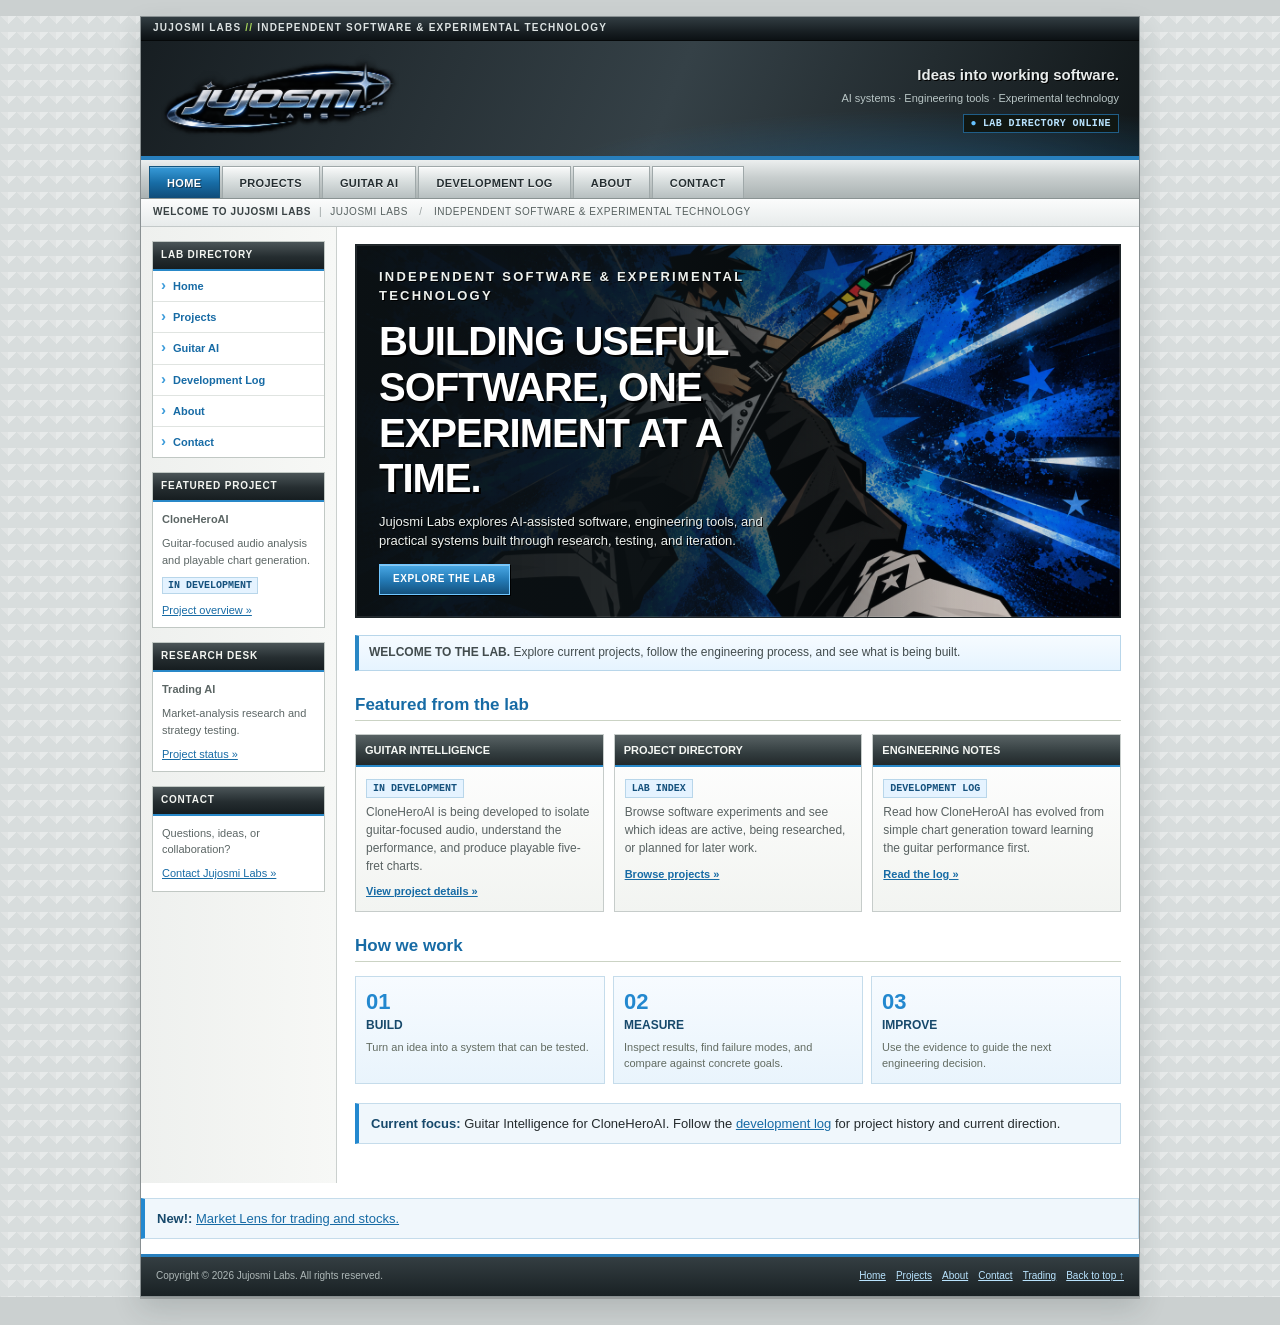
<file: index.html>
<!doctype html>
<html lang="en">
<head>
<meta charset="utf-8">
<meta name="viewport" content="width=device-width, initial-scale=1">
<title>Jujosmi Labs | Independent Software & Experimental Technology</title>
<meta name="description" content="Jujosmi Labs — independent software engineering, AI-assisted software, and experimental technology.">
<link rel="icon" type="image/png" href="favicon.png">
<link rel="stylesheet" href="retro.css">
</head>
<body>
<div class="site-shell" id="top">
  <div class="topline">Jujosmi Labs <span style="color:#a9d85b">//</span> Independent Software &amp; Experimental Technology</div>
  <header class="brand-header">
    <a class="brand-link" href="index.html" aria-label="Jujosmi Labs home"><img src="jujosmi-logo-detailed.png" alt="Jujosmi Labs"></a>
    <div class="brand-copy"><p class="strap">Ideas into working software.</p><p class="substrap">AI systems · Engineering tools · Experimental technology</p><span class="online">LAB DIRECTORY ONLINE</span></div>
  </header>
  <nav class="main-nav" aria-label="Main navigation"><a href="index.html" aria-current="page">Home</a><a href="projects.html">Projects</a><a href="cloneheroai.html">Guitar AI</a><a href="devblog.html">Development Log</a><a href="about.html">About</a><a href="contact.html">Contact</a></nav>
  
  <div class="section-strip"><strong>Welcome to Jujosmi Labs</strong><span class="sep">|</span>Jujosmi Labs <span class="sep">/</span> Independent Software &amp; Experimental Technology</div>
  <div class="layout">
    <aside class="sidebar" aria-label="Lab directory">
      <div class="side-box"><div class="side-heading">Lab Directory</div><ul class="side-links"><li><a href="index.html">Home</a></li><li><a href="projects.html">Projects</a></li><li><a href="cloneheroai.html">Guitar AI</a></li><li><a href="devblog.html">Development Log</a></li><li><a href="about.html">About</a></li><li><a href="contact.html">Contact</a></li></ul></div>
      <div class="side-box"><div class="side-heading">Featured Project</div><div class="side-content"><p><strong>CloneHeroAI</strong></p><p>Guitar-focused audio analysis and playable chart generation.</p><p><span class="side-status">IN DEVELOPMENT</span></p><p><a href="cloneheroai.html">Project overview &raquo;</a></p></div></div>
      <div class="side-box"><div class="side-heading">Research Desk</div><div class="side-content"><p><strong>Trading AI</strong></p><p>Market-analysis research and strategy testing.</p><p><a href="projects.html">Project status &raquo;</a></p></div></div>
      <div class="side-box"><div class="side-heading">Contact</div><div class="side-content"><p>Questions, ideas, or collaboration?</p><p><a href="contact.html">Contact Jujosmi Labs &raquo;</a></p></div></div>
    </aside>
    <main class="content"><section class="hero-feature" aria-label="Jujosmi Labs introduction">
  <div class="hero-copy">
    <p class="hero-eyebrow">Independent software &amp; experimental technology</p>
    <h1>Building useful software, one experiment at a time.</h1>
    <p>Jujosmi Labs explores AI-assisted software, engineering tools, and practical systems built through research, testing, and iteration.</p>
    <a class="hero-action" href="projects.html">Explore the lab</a>
  </div>
</section>
<div class="notice"><strong>WELCOME TO THE LAB.</strong> Explore current projects, follow the engineering process, and see what is being built.</div>
<h2 id="featured">Featured from the lab</h2>
<div class="feature-grid">
  <section class="feature-panel"><h3>Guitar Intelligence</h3><div class="panel-body"><span class="status-pill">In development</span><p>CloneHeroAI is being developed to isolate guitar-focused audio, understand the performance, and produce playable five-fret charts.</p><a class="panel-link" href="cloneheroai.html">View project details &raquo;</a></div></section>
  <section class="feature-panel"><h3>Project Directory</h3><div class="panel-body"><span class="status-pill">Lab index</span><p>Browse software experiments and see which ideas are active, being researched, or planned for later work.</p><a class="panel-link" href="projects.html">Browse projects &raquo;</a></div></section>
  <section class="feature-panel"><h3>Engineering Notes</h3><div class="panel-body"><span class="status-pill">Development log</span><p>Read how CloneHeroAI has evolved from simple chart generation toward learning the guitar performance first.</p><a class="panel-link" href="devblog.html">Read the log &raquo;</a></div></section>
</div>
<h2>How we work</h2>
<div class="steps">
  <div class="step"><span class="num">01</span><strong>BUILD</strong><p>Turn an idea into a system that can be tested.</p></div>
  <div class="step"><span class="num">02</span><strong>MEASURE</strong><p>Inspect results, find failure modes, and compare against concrete goals.</p></div>
  <div class="step"><span class="num">03</span><strong>IMPROVE</strong><p>Use the evidence to guide the next engineering decision.</p></div>
</div>
<div class="callout"><strong>Current focus:</strong> Guitar Intelligence for CloneHeroAI. Follow the <a href="devblog.html">development log</a> for project history and current direction.</div></main>
    </div>
<div class="callout"><strong>New!:</strong> <a href="https://trade.jujosmi.com">Market Lens for trading and stocks.</a></main>
  </div>
  <footer class="footer"><div>Copyright &copy; 2026 Jujosmi Labs. All rights reserved.</div><div class="footer-links"><a href="index.html">Home</a><a href="projects.html">Projects</a><a href="about.html">About</a><a href="contact.html">Contact</a><a href="https://trade.jujosmi.com">Trading</a><a href="#top">Back to top &uarr;</a></div></footer>
</div>
</body>
</html>
</file>
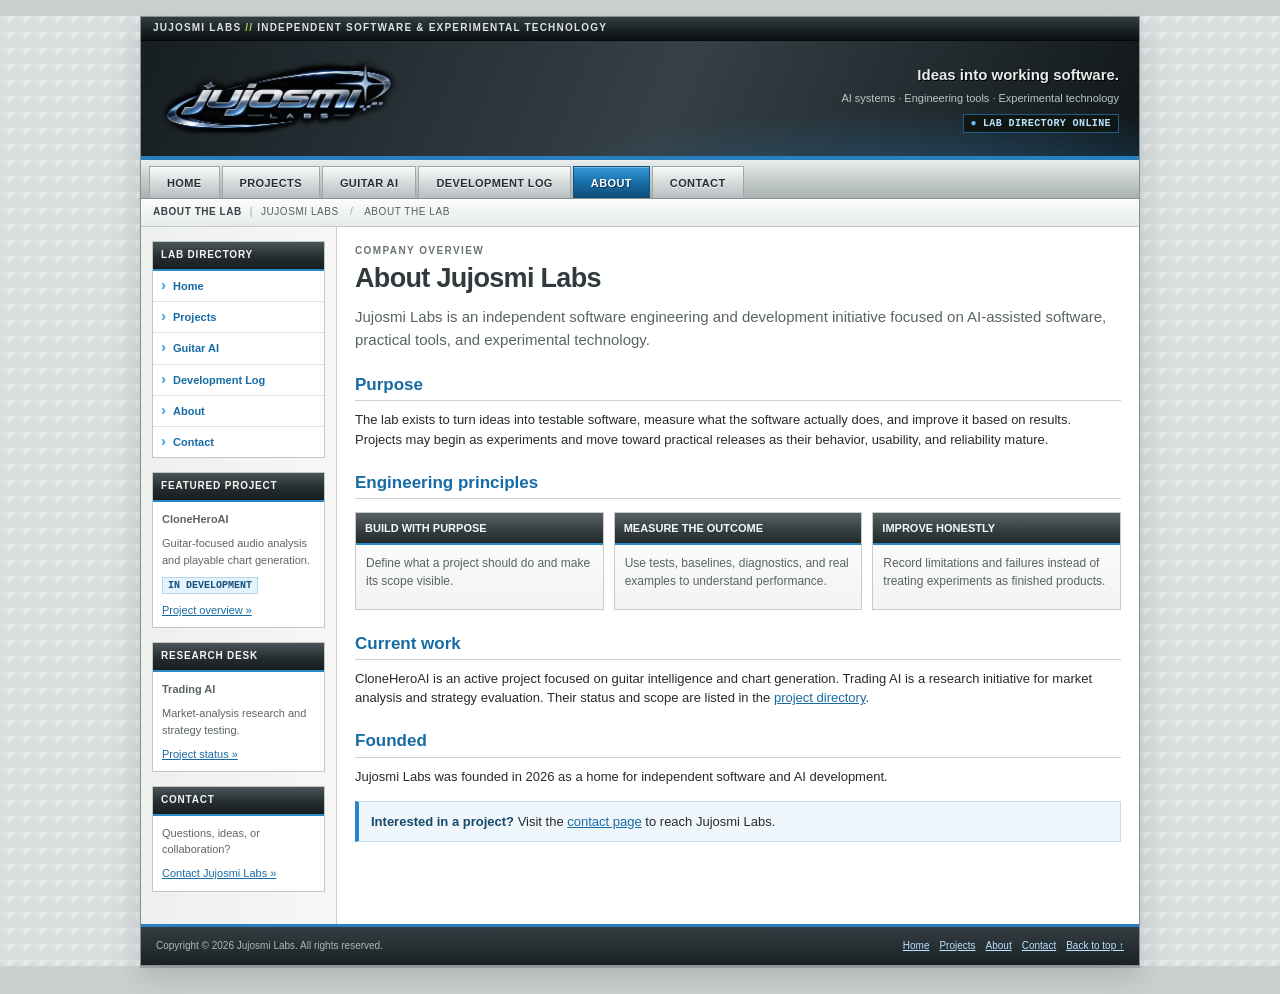
<file: about.html>
<!doctype html>
<html lang="en">
<head>
<meta charset="utf-8">
<meta name="viewport" content="width=device-width, initial-scale=1">
<title>About Jujosmi Labs</title>
<meta name="description" content="Jujosmi Labs — independent software engineering, AI-assisted software, and experimental technology.">
<link rel="icon" type="image/png" href="favicon.png">
<link rel="stylesheet" href="retro.css">
</head>
<body>
<div class="site-shell" id="top">
  <div class="topline">Jujosmi Labs <span style="color:#a9d85b">//</span> Independent Software &amp; Experimental Technology</div>
  <header class="brand-header">
    <a class="brand-link" href="index.html" aria-label="Jujosmi Labs home"><img src="jujosmi-logo-detailed.png" alt="Jujosmi Labs"></a>
    <div class="brand-copy"><p class="strap">Ideas into working software.</p><p class="substrap">AI systems · Engineering tools · Experimental technology</p><span class="online">LAB DIRECTORY ONLINE</span></div>
  </header>
  <nav class="main-nav" aria-label="Main navigation"><a href="index.html">Home</a><a href="projects.html">Projects</a><a href="cloneheroai.html">Guitar AI</a><a href="devblog.html">Development Log</a><a href="about.html" aria-current="page">About</a><a href="contact.html">Contact</a></nav>
  
  <div class="section-strip"><strong>About the Lab</strong><span class="sep">|</span>Jujosmi Labs <span class="sep">/</span> About the Lab</div>
  <div class="layout">
    <aside class="sidebar" aria-label="Lab directory">
      <div class="side-box"><div class="side-heading">Lab Directory</div><ul class="side-links"><li><a href="index.html">Home</a></li><li><a href="projects.html">Projects</a></li><li><a href="cloneheroai.html">Guitar AI</a></li><li><a href="devblog.html">Development Log</a></li><li><a href="about.html">About</a></li><li><a href="contact.html">Contact</a></li></ul></div>
      <div class="side-box"><div class="side-heading">Featured Project</div><div class="side-content"><p><strong>CloneHeroAI</strong></p><p>Guitar-focused audio analysis and playable chart generation.</p><p><span class="side-status">IN DEVELOPMENT</span></p><p><a href="cloneheroai.html">Project overview &raquo;</a></p></div></div>
      <div class="side-box"><div class="side-heading">Research Desk</div><div class="side-content"><p><strong>Trading AI</strong></p><p>Market-analysis research and strategy testing.</p><p><a href="projects.html">Project status &raquo;</a></p></div></div>
      <div class="side-box"><div class="side-heading">Contact</div><div class="side-content"><p>Questions, ideas, or collaboration?</p><p><a href="contact.html">Contact Jujosmi Labs &raquo;</a></p></div></div>
    </aside>
    <main class="content"><p class="page-kicker">Company overview</p><h1>About Jujosmi Labs</h1>
<p class="lead">Jujosmi Labs is an independent software engineering and development initiative focused on AI-assisted software, practical tools, and experimental technology.</p>
<h2>Purpose</h2><p>The lab exists to turn ideas into testable software, measure what the software actually does, and improve it based on results. Projects may begin as experiments and move toward practical releases as their behavior, usability, and reliability mature.</p>
<h2>Engineering principles</h2>
<div class="feature-grid">
<section class="feature-panel"><h3>Build with purpose</h3><div class="panel-body"><p>Define what a project should do and make its scope visible.</p></div></section>
<section class="feature-panel"><h3>Measure the outcome</h3><div class="panel-body"><p>Use tests, baselines, diagnostics, and real examples to understand performance.</p></div></section>
<section class="feature-panel"><h3>Improve honestly</h3><div class="panel-body"><p>Record limitations and failures instead of treating experiments as finished products.</p></div></section>
</div>
<h2>Current work</h2><p>CloneHeroAI is an active project focused on guitar intelligence and chart generation. Trading AI is a research initiative for market analysis and strategy evaluation. Their status and scope are listed in the <a href="projects.html">project directory</a>.</p>
<h2>Founded</h2><p>Jujosmi Labs was founded in 2026 as a home for independent software and AI development.</p>
<div class="callout"><strong>Interested in a project?</strong> Visit the <a href="contact.html">contact page</a> to reach Jujosmi Labs.</div></main>
  </div>
  <footer class="footer"><div>Copyright &copy; 2026 Jujosmi Labs. All rights reserved.</div><div class="footer-links"><a href="index.html">Home</a><a href="projects.html">Projects</a><a href="about.html">About</a><a href="contact.html">Contact</a><a href="#top">Back to top &uarr;</a></div></footer>
</div>
</body>
</html>
</file>
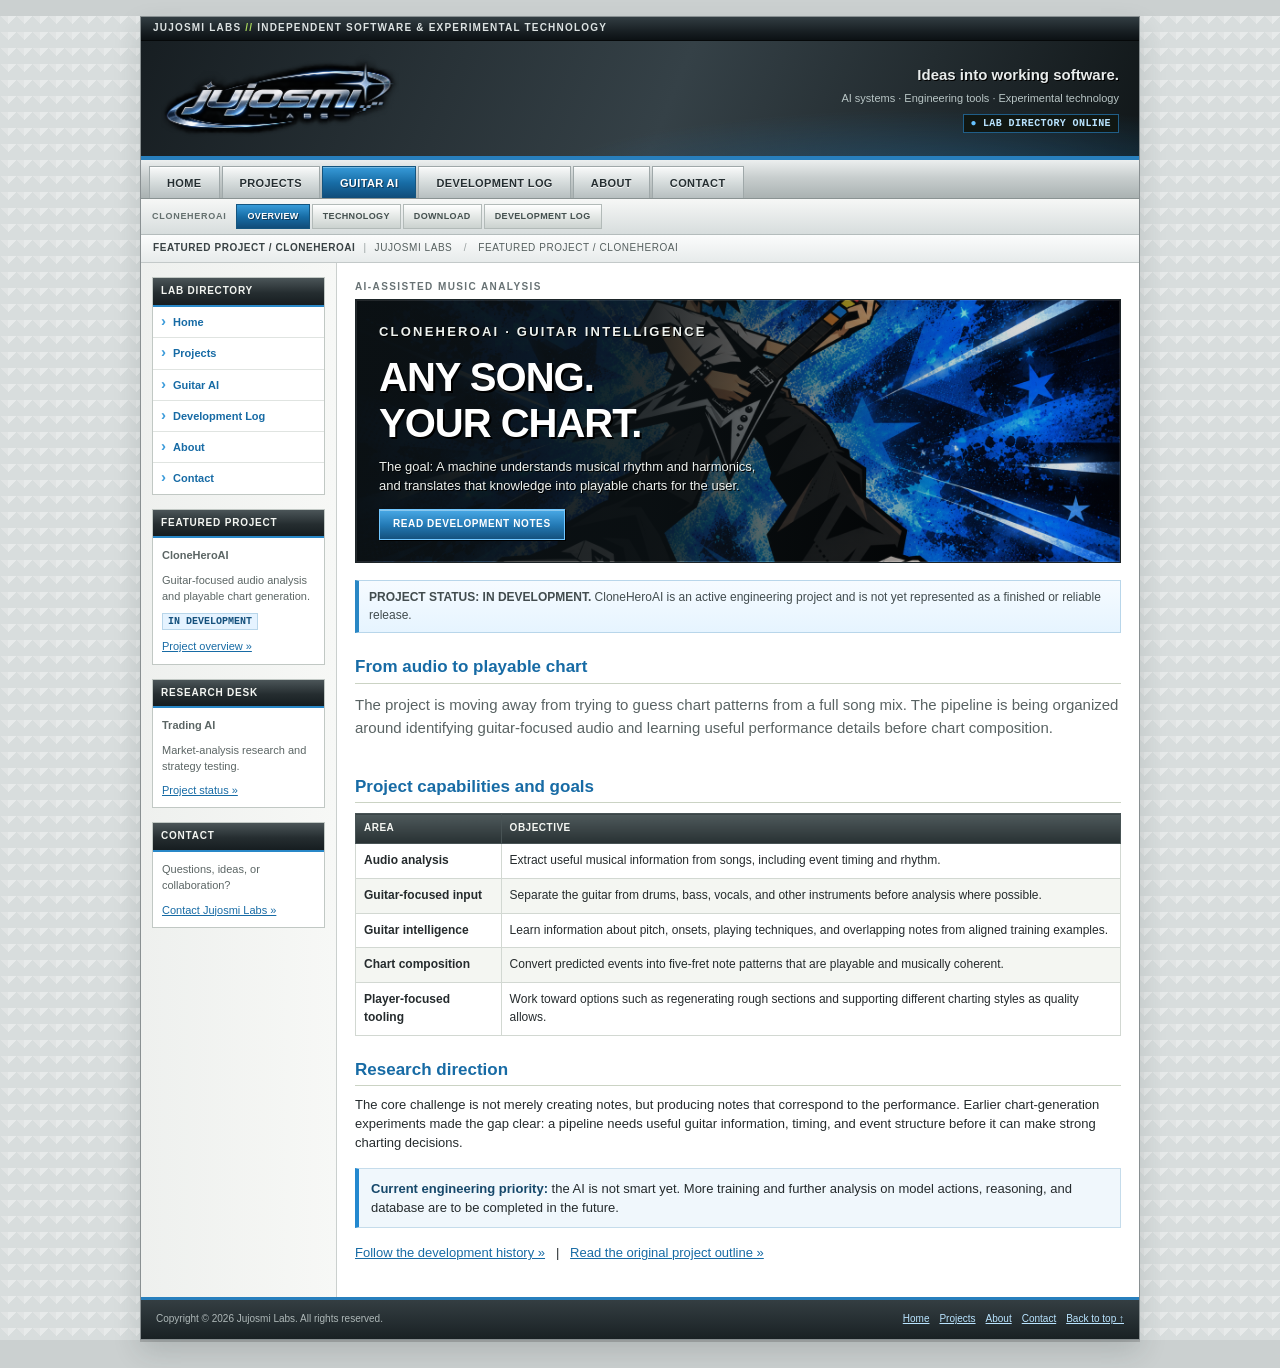
<file: cloneheroai.html>
<!doctype html>
<html lang="en">
<head>
<meta charset="utf-8">
<meta name="viewport" content="width=device-width, initial-scale=1">
<title>CloneHeroAI | Guitar Intelligence — Jujosmi Labs</title>
<meta name="description" content="Jujosmi Labs — independent software engineering, AI-assisted software, and experimental technology.">
<link rel="icon" type="image/png" href="favicon.png">
<link rel="stylesheet" href="retro.css">
</head>
<body>
<div class="site-shell" id="top">
  <div class="topline">Jujosmi Labs <span style="color:#a9d85b">//</span> Independent Software &amp; Experimental Technology</div>
  <header class="brand-header">
    <a class="brand-link" href="index.html" aria-label="Jujosmi Labs home"><img src="jujosmi-logo-detailed.png" alt="Jujosmi Labs"></a>
    <div class="brand-copy"><p class="strap">Ideas into working software.</p><p class="substrap">AI systems · Engineering tools · Experimental technology</p><span class="online">LAB DIRECTORY ONLINE</span></div>
  </header>
  <nav class="main-nav" aria-label="Main navigation"><a href="index.html">Home</a><a href="projects.html">Projects</a><a href="cloneheroai.html" aria-current="page">Guitar AI</a><a href="devblog.html">Development Log</a><a href="about.html">About</a><a href="contact.html">Contact</a></nav>
  <nav class="project-nav" aria-label="CloneHeroAI navigation"><span class="project-nav-label">CloneHeroAI</span><a href="cloneheroai.html" aria-current="page">Overview</a><a href="technology.html">Technology</a><a href="download.html">Download</a><a href="devblog.html">Development Log</a></nav>
  <div class="section-strip"><strong>Featured Project / CloneHeroAI</strong><span class="sep">|</span>Jujosmi Labs <span class="sep">/</span> Featured Project / CloneHeroAI</div>
  <div class="layout">
    <aside class="sidebar" aria-label="Lab directory">
      <div class="side-box"><div class="side-heading">Lab Directory</div><ul class="side-links"><li><a href="index.html">Home</a></li><li><a href="projects.html">Projects</a></li><li><a href="cloneheroai.html">Guitar AI</a></li><li><a href="devblog.html">Development Log</a></li><li><a href="about.html">About</a></li><li><a href="contact.html">Contact</a></li></ul></div>
      <div class="side-box"><div class="side-heading">Featured Project</div><div class="side-content"><p><strong>CloneHeroAI</strong></p><p>Guitar-focused audio analysis and playable chart generation.</p><p><span class="side-status">IN DEVELOPMENT</span></p><p><a href="cloneheroai.html">Project overview &raquo;</a></p></div></div>
      <div class="side-box"><div class="side-heading">Research Desk</div><div class="side-content"><p><strong>Trading AI</strong></p><p>Market-analysis research and strategy testing.</p><p><a href="projects.html">Project status &raquo;</a></p></div></div>
      <div class="side-box"><div class="side-heading">Contact</div><div class="side-content"><p>Questions, ideas, or collaboration?</p><p><a href="contact.html">Contact Jujosmi Labs &raquo;</a></p></div></div>
    </aside>
    <main class="content"><p class="page-kicker">AI-assisted music analysis</p>
<section class="hero-feature" aria-label="CloneHeroAI project feature">
  <div class="hero-copy">
    <p class="hero-eyebrow">CloneHeroAI · Guitar Intelligence</p>
    <h1>Any song.<br>Your chart.</h1>
    <p>The goal: A machine understands musical rhythm and harmonics, and translates that knowledge into playable charts for the user.</p>
    <a class="hero-action" href="devblog.html">Read development notes</a>
  </div>
</section>
<div class="notice"><strong>PROJECT STATUS: IN DEVELOPMENT.</strong> CloneHeroAI is an active engineering project and is not yet represented as a finished or reliable release.</div>
<h2>From audio to playable chart</h2>
<p class="lead">The project is moving away from trying to guess chart patterns from a full song mix. The pipeline is being organized around identifying guitar-focused audio and learning useful performance details before chart composition.</p>
<div class="steps">
<!--  <div class="step"><span class="num">01</span><strong>ISOLATE</strong><p>Focus the pipeline on the guitar instead of treating the full mix as guitar.</p></div>
  <div class="step"><span class="num">02</span><strong>ANALYZE</strong><p>Estimate note events, pitch, onsets, timing, polyphony, and guitar-specific information.</p></div>
  <div class="step"><span class="num">03</span><strong>GENERATE</strong><p>Translate understood musical events into a playable five-fret Clone Hero chart.</p></div> -->
</div>
<h2>Project capabilities and goals</h2>
<table class="data-table"><thead><tr><th>Area</th><th>Objective</th></tr></thead><tbody>
<tr><td><strong>Audio analysis</strong></td><td>Extract useful musical information from songs, including event timing and rhythm.</td></tr>
<tr><td><strong>Guitar-focused input</strong></td><td>Separate the guitar from drums, bass, vocals, and other instruments before analysis where possible.</td></tr>
<tr><td><strong>Guitar intelligence</strong></td><td>Learn information about pitch, onsets, playing techniques, and overlapping notes from aligned training examples.</td></tr>
<tr><td><strong>Chart composition</strong></td><td>Convert predicted events into five-fret note patterns that are playable and musically coherent.</td></tr>
<tr><td><strong>Player-focused tooling</strong></td><td>Work toward options such as regenerating rough sections and supporting different charting styles as quality allows.</td></tr>
</tbody></table>
<h2>Research direction</h2>
<p>The core challenge is not merely creating notes, but producing notes that correspond to the performance. Earlier chart-generation experiments made the gap clear: a pipeline needs useful guitar information, timing, and event structure before it can make strong charting decisions.</p>
<div class="callout"><strong>Current engineering priority:</strong> the AI is not smart yet. More training and further analysis on model actions, reasoning, and database are to be completed in the future.</div>
<p><a href="devblog.html">Follow the development history &raquo;</a> &nbsp; | &nbsp; <a href="old-cloneheroai.html">Read the original project outline &raquo;</a></p></main>
  </div>
  <footer class="footer"><div>Copyright &copy; 2026 Jujosmi Labs. All rights reserved.</div><div class="footer-links"><a href="index.html">Home</a><a href="projects.html">Projects</a><a href="about.html">About</a><a href="contact.html">Contact</a><a href="#top">Back to top &uarr;</a></div></footer>
</div>
</body>
</html>
</file>
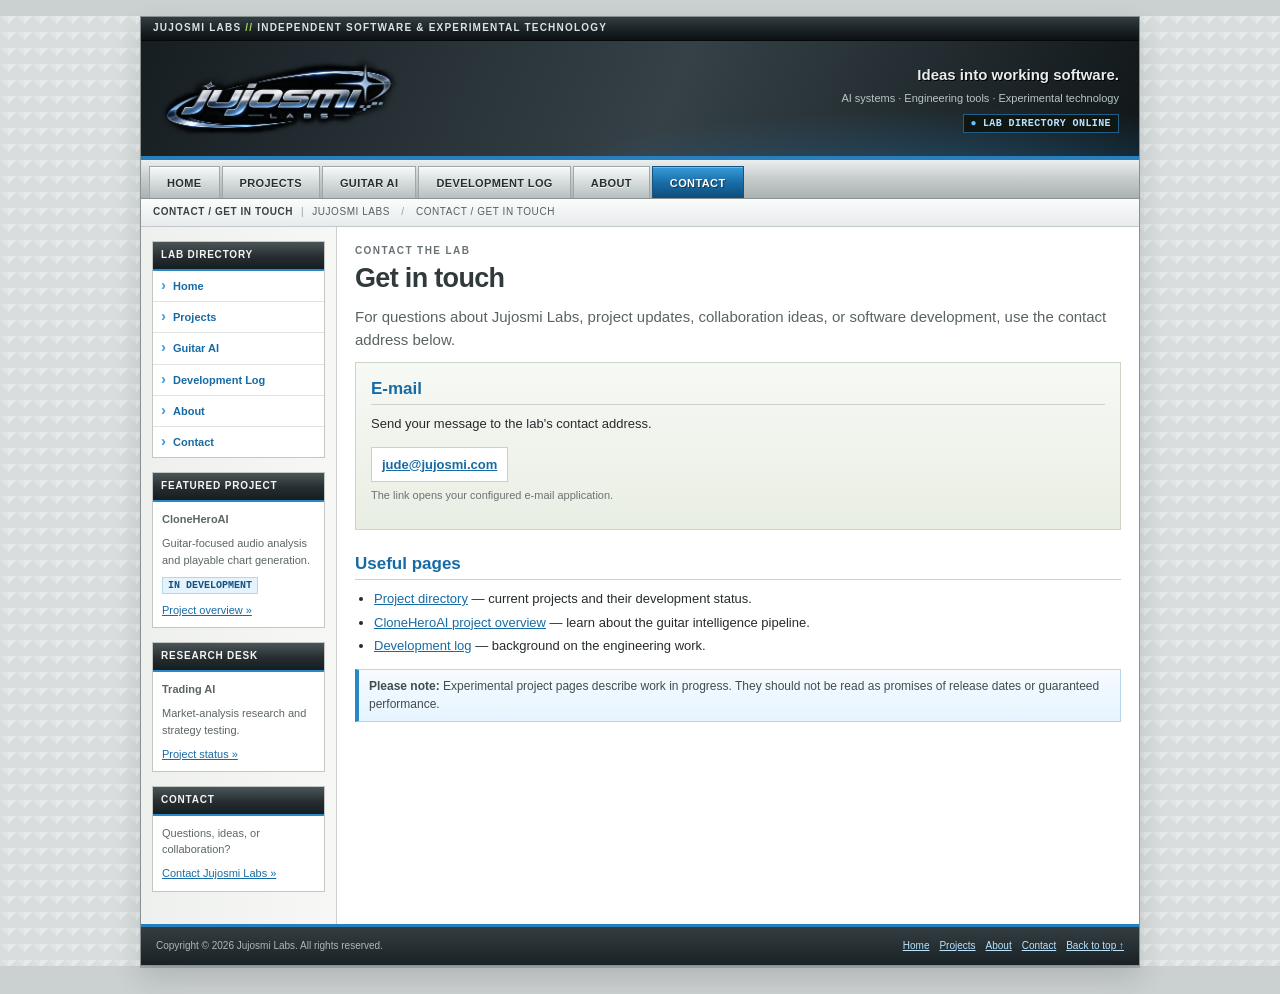
<file: contact.html>
<!doctype html>
<html lang="en">
<head>
<meta charset="utf-8">
<meta name="viewport" content="width=device-width, initial-scale=1">
<title>Contact Jujosmi Labs</title>
<meta name="description" content="Jujosmi Labs — independent software engineering, AI-assisted software, and experimental technology.">
<link rel="icon" type="image/png" href="favicon.png">
<link rel="stylesheet" href="retro.css">
</head>
<body>
<div class="site-shell" id="top">
  <div class="topline">Jujosmi Labs <span style="color:#a9d85b">//</span> Independent Software &amp; Experimental Technology</div>
  <header class="brand-header">
    <a class="brand-link" href="index.html" aria-label="Jujosmi Labs home"><img src="jujosmi-logo-detailed.png" alt="Jujosmi Labs"></a>
    <div class="brand-copy"><p class="strap">Ideas into working software.</p><p class="substrap">AI systems · Engineering tools · Experimental technology</p><span class="online">LAB DIRECTORY ONLINE</span></div>
  </header>
  <nav class="main-nav" aria-label="Main navigation"><a href="index.html">Home</a><a href="projects.html">Projects</a><a href="cloneheroai.html">Guitar AI</a><a href="devblog.html">Development Log</a><a href="about.html">About</a><a href="contact.html" aria-current="page">Contact</a></nav>
  
  <div class="section-strip"><strong>Contact / Get in Touch</strong><span class="sep">|</span>Jujosmi Labs <span class="sep">/</span> Contact / Get in Touch</div>
  <div class="layout">
    <aside class="sidebar" aria-label="Lab directory">
      <div class="side-box"><div class="side-heading">Lab Directory</div><ul class="side-links"><li><a href="index.html">Home</a></li><li><a href="projects.html">Projects</a></li><li><a href="cloneheroai.html">Guitar AI</a></li><li><a href="devblog.html">Development Log</a></li><li><a href="about.html">About</a></li><li><a href="contact.html">Contact</a></li></ul></div>
      <div class="side-box"><div class="side-heading">Featured Project</div><div class="side-content"><p><strong>CloneHeroAI</strong></p><p>Guitar-focused audio analysis and playable chart generation.</p><p><span class="side-status">IN DEVELOPMENT</span></p><p><a href="cloneheroai.html">Project overview &raquo;</a></p></div></div>
      <div class="side-box"><div class="side-heading">Research Desk</div><div class="side-content"><p><strong>Trading AI</strong></p><p>Market-analysis research and strategy testing.</p><p><a href="projects.html">Project status &raquo;</a></p></div></div>
      <div class="side-box"><div class="side-heading">Contact</div><div class="side-content"><p>Questions, ideas, or collaboration?</p><p><a href="contact.html">Contact Jujosmi Labs &raquo;</a></p></div></div>
    </aside>
    <main class="content"><p class="page-kicker">Contact the lab</p><h1>Get in touch</h1>
<p class="lead">For questions about Jujosmi Labs, project updates, collaboration ideas, or software development, use the contact address below.</p>
<div class="contact-card"><h2 style="margin-top:0">E-mail</h2><p>Send your message to the lab's contact address.</p><a class="contact-address" href="mailto:jude@jujosmi.com">jude@jujosmi.com</a><p class="small">The link opens your configured e-mail application.</p></div>
<h2>Useful pages</h2><ul class="link-list"><li><a href="projects.html">Project directory</a> — current projects and their development status.</li><li><a href="cloneheroai.html">CloneHeroAI project overview</a> — learn about the guitar intelligence pipeline.</li><li><a href="devblog.html">Development log</a> — background on the engineering work.</li></ul>
<div class="notice"><strong>Please note:</strong> Experimental project pages describe work in progress. They should not be read as promises of release dates or guaranteed performance.</div></main>
  </div>
  <footer class="footer"><div>Copyright &copy; 2026 Jujosmi Labs. All rights reserved.</div><div class="footer-links"><a href="index.html">Home</a><a href="projects.html">Projects</a><a href="about.html">About</a><a href="contact.html">Contact</a><a href="#top">Back to top &uarr;</a></div></footer>
</div>
</body>
</html>
</file>
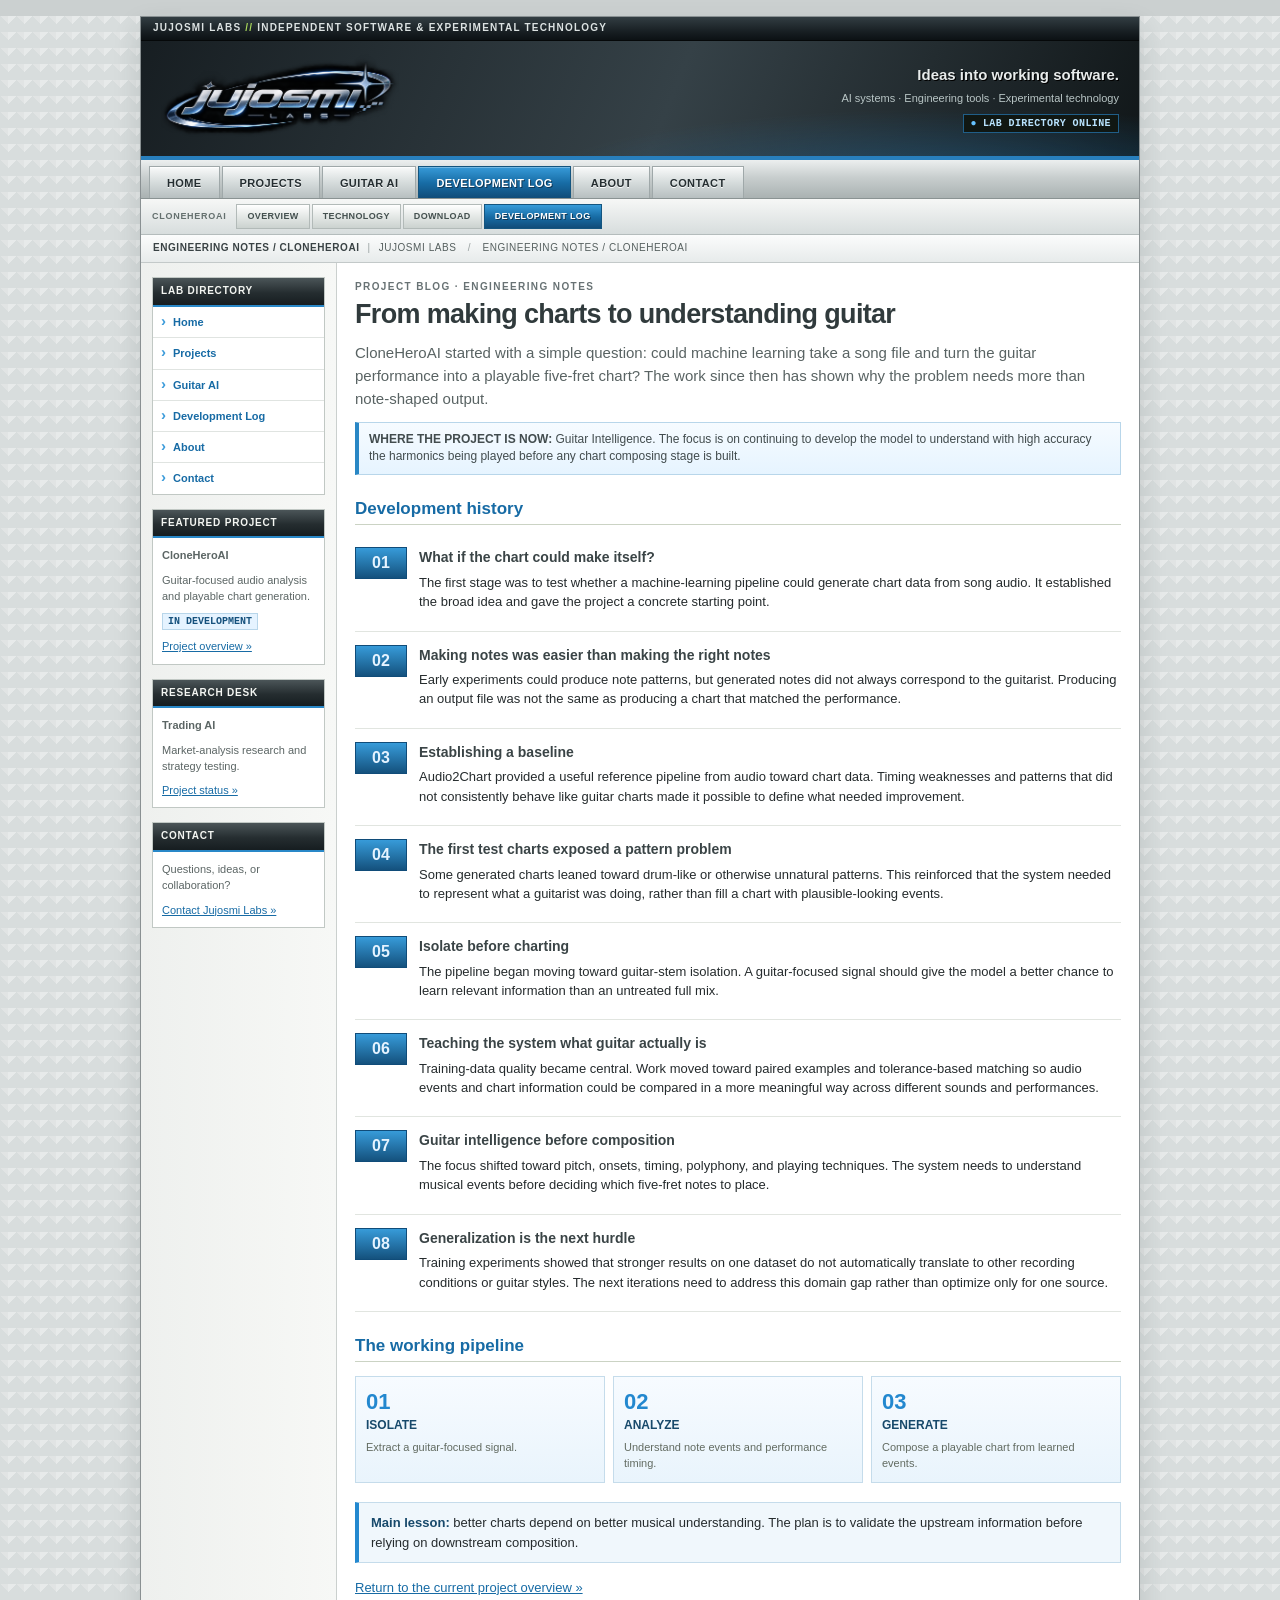
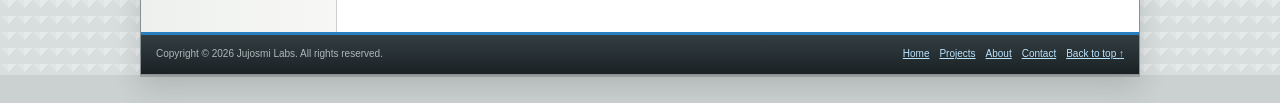
<file: devblog.html>
<!doctype html>
<html lang="en">
<head>
<meta charset="utf-8">
<meta name="viewport" content="width=device-width, initial-scale=1">
<title>Development Log | Jujosmi Labs</title>
<meta name="description" content="Jujosmi Labs — independent software engineering, AI-assisted software, and experimental technology.">
<link rel="icon" type="image/png" href="favicon.png">
<link rel="stylesheet" href="retro.css">
</head>
<body>
<div class="site-shell" id="top">
  <div class="topline">Jujosmi Labs <span style="color:#a9d85b">//</span> Independent Software &amp; Experimental Technology</div>
  <header class="brand-header">
    <a class="brand-link" href="index.html" aria-label="Jujosmi Labs home"><img src="jujosmi-logo-detailed.png" alt="Jujosmi Labs"></a>
    <div class="brand-copy"><p class="strap">Ideas into working software.</p><p class="substrap">AI systems · Engineering tools · Experimental technology</p><span class="online">LAB DIRECTORY ONLINE</span></div>
  </header>
  <nav class="main-nav" aria-label="Main navigation"><a href="index.html">Home</a><a href="projects.html">Projects</a><a href="cloneheroai.html">Guitar AI</a><a href="devblog.html" aria-current="page">Development Log</a><a href="about.html">About</a><a href="contact.html">Contact</a></nav>
  <nav class="project-nav" aria-label="CloneHeroAI navigation"><span class="project-nav-label">CloneHeroAI</span><a href="cloneheroai.html">Overview</a><a href="technology.html">Technology</a><a href="download.html">Download</a><a href="devblog.html" aria-current="page">Development Log</a></nav>
  <div class="section-strip"><strong>Engineering Notes / CloneHeroAI</strong><span class="sep">|</span>Jujosmi Labs <span class="sep">/</span> Engineering Notes / CloneHeroAI</div>
  <div class="layout">
    <aside class="sidebar" aria-label="Lab directory">
      <div class="side-box"><div class="side-heading">Lab Directory</div><ul class="side-links"><li><a href="index.html">Home</a></li><li><a href="projects.html">Projects</a></li><li><a href="cloneheroai.html">Guitar AI</a></li><li><a href="devblog.html">Development Log</a></li><li><a href="about.html">About</a></li><li><a href="contact.html">Contact</a></li></ul></div>
      <div class="side-box"><div class="side-heading">Featured Project</div><div class="side-content"><p><strong>CloneHeroAI</strong></p><p>Guitar-focused audio analysis and playable chart generation.</p><p><span class="side-status">IN DEVELOPMENT</span></p><p><a href="cloneheroai.html">Project overview &raquo;</a></p></div></div>
      <div class="side-box"><div class="side-heading">Research Desk</div><div class="side-content"><p><strong>Trading AI</strong></p><p>Market-analysis research and strategy testing.</p><p><a href="projects.html">Project status &raquo;</a></p></div></div>
      <div class="side-box"><div class="side-heading">Contact</div><div class="side-content"><p>Questions, ideas, or collaboration?</p><p><a href="contact.html">Contact Jujosmi Labs &raquo;</a></p></div></div>
    </aside>
    <main class="content"><p class="page-kicker">Project blog · Engineering notes</p><h1>From making charts to understanding guitar</h1>
<p class="lead">CloneHeroAI started with a simple question: could machine learning take a song file and turn the guitar performance into a playable five-fret chart? The work since then has shown why the problem needs more than note-shaped output.</p>
<div class="notice"><strong>WHERE THE PROJECT IS NOW:</strong> Guitar Intelligence. The focus is on continuing to develop the model to understand with high accuracy the harmonics being played before any chart composing stage is built.</div>
<h2>Development history</h2>
<article class="log-entry"><div class="log-num">01</div><div><h3>What if the chart could make itself?</h3><p>The first stage was to test whether a machine-learning pipeline could generate chart data from song audio. It established the broad idea and gave the project a concrete starting point.</p></div></article>
<article class="log-entry"><div class="log-num">02</div><div><h3>Making notes was easier than making the right notes</h3><p>Early experiments could produce note patterns, but generated notes did not always correspond to the guitarist. Producing an output file was not the same as producing a chart that matched the performance.</p></div></article>
<article class="log-entry"><div class="log-num">03</div><div><h3>Establishing a baseline</h3><p>Audio2Chart provided a useful reference pipeline from audio toward chart data. Timing weaknesses and patterns that did not consistently behave like guitar charts made it possible to define what needed improvement.</p></div></article>
<article class="log-entry"><div class="log-num">04</div><div><h3>The first test charts exposed a pattern problem</h3><p>Some generated charts leaned toward drum-like or otherwise unnatural patterns. This reinforced that the system needed to represent what a guitarist was doing, rather than fill a chart with plausible-looking events.</p></div></article>
<article class="log-entry"><div class="log-num">05</div><div><h3>Isolate before charting</h3><p>The pipeline began moving toward guitar-stem isolation. A guitar-focused signal should give the model a better chance to learn relevant information than an untreated full mix.</p></div></article>
<article class="log-entry"><div class="log-num">06</div><div><h3>Teaching the system what guitar actually is</h3><p>Training-data quality became central. Work moved toward paired examples and tolerance-based matching so audio events and chart information could be compared in a more meaningful way across different sounds and performances.</p></div></article>
<article class="log-entry"><div class="log-num">07</div><div><h3>Guitar intelligence before composition</h3><p>The focus shifted toward pitch, onsets, timing, polyphony, and playing techniques. The system needs to understand musical events before deciding which five-fret notes to place.</p></div></article>
<article class="log-entry"><div class="log-num">08</div><div><h3>Generalization is the next hurdle</h3><p>Training experiments showed that stronger results on one dataset do not automatically translate to other recording conditions or guitar styles. The next iterations need to address this domain gap rather than optimize only for one source.</p></div></article>
<h2>The working pipeline</h2>
<div class="steps"><div class="step"><span class="num">01</span><strong>ISOLATE</strong><p>Extract a guitar-focused signal.</p></div><div class="step"><span class="num">02</span><strong>ANALYZE</strong><p>Understand note events and performance timing.</p></div><div class="step"><span class="num">03</span><strong>GENERATE</strong><p>Compose a playable chart from learned events.</p></div></div>
<div class="callout"><strong>Main lesson:</strong> better charts depend on better musical understanding. The plan is to validate the upstream information before relying on downstream composition.</div>
<p><a href="cloneheroai.html">Return to the current project overview &raquo;</a></p></main>
  </div>
  <footer class="footer"><div>Copyright &copy; 2026 Jujosmi Labs. All rights reserved.</div><div class="footer-links"><a href="index.html">Home</a><a href="projects.html">Projects</a><a href="about.html">About</a><a href="contact.html">Contact</a><a href="#top">Back to top &uarr;</a></div></footer>
</div>
</body>
</html>
</file>
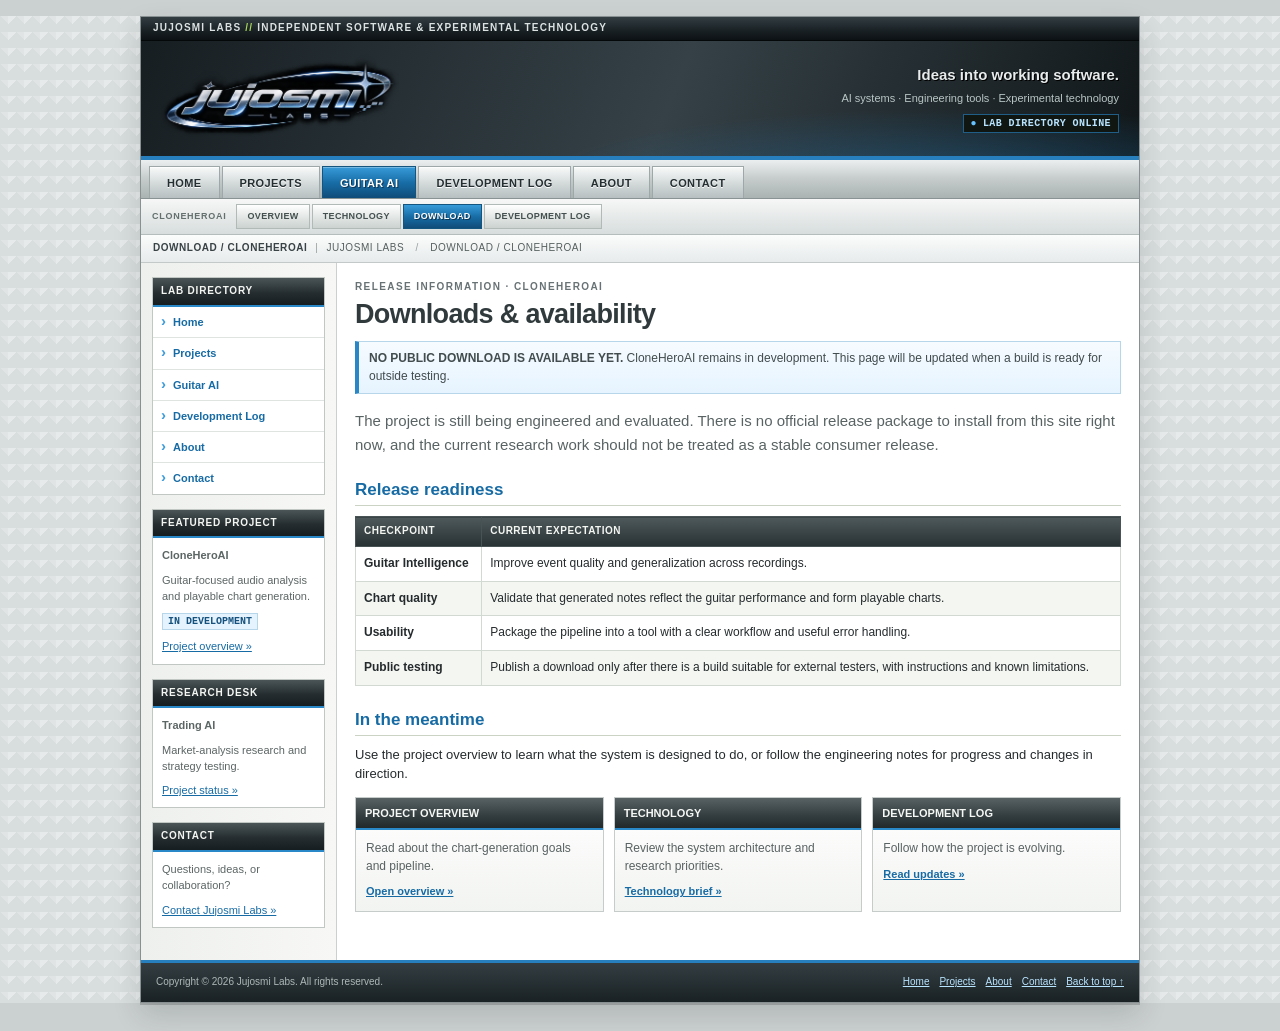
<file: download.html>
<!doctype html>
<html lang="en">
<head>
<meta charset="utf-8">
<meta name="viewport" content="width=device-width, initial-scale=1">
<title>Download | CloneHeroAI — Jujosmi Labs</title>
<meta name="description" content="Jujosmi Labs — independent software engineering, AI-assisted software, and experimental technology.">
<link rel="icon" type="image/png" href="favicon.png">
<link rel="stylesheet" href="retro.css">
</head>
<body>
<div class="site-shell" id="top">
  <div class="topline">Jujosmi Labs <span style="color:#a9d85b">//</span> Independent Software &amp; Experimental Technology</div>
  <header class="brand-header">
    <a class="brand-link" href="index.html" aria-label="Jujosmi Labs home"><img src="jujosmi-logo-detailed.png" alt="Jujosmi Labs"></a>
    <div class="brand-copy"><p class="strap">Ideas into working software.</p><p class="substrap">AI systems · Engineering tools · Experimental technology</p><span class="online">LAB DIRECTORY ONLINE</span></div>
  </header>
  <nav class="main-nav" aria-label="Main navigation"><a href="index.html">Home</a><a href="projects.html">Projects</a><a href="cloneheroai.html" aria-current="page">Guitar AI</a><a href="devblog.html">Development Log</a><a href="about.html">About</a><a href="contact.html">Contact</a></nav>
  <nav class="project-nav" aria-label="CloneHeroAI navigation"><span class="project-nav-label">CloneHeroAI</span><a href="cloneheroai.html">Overview</a><a href="technology.html">Technology</a><a href="download.html" aria-current="page">Download</a><a href="devblog.html">Development Log</a></nav>
  <div class="section-strip"><strong>Download / CloneHeroAI</strong><span class="sep">|</span>Jujosmi Labs <span class="sep">/</span> Download / CloneHeroAI</div>
  <div class="layout">
    <aside class="sidebar" aria-label="Lab directory">
      <div class="side-box"><div class="side-heading">Lab Directory</div><ul class="side-links"><li><a href="index.html">Home</a></li><li><a href="projects.html">Projects</a></li><li><a href="cloneheroai.html">Guitar AI</a></li><li><a href="devblog.html">Development Log</a></li><li><a href="about.html">About</a></li><li><a href="contact.html">Contact</a></li></ul></div>
      <div class="side-box"><div class="side-heading">Featured Project</div><div class="side-content"><p><strong>CloneHeroAI</strong></p><p>Guitar-focused audio analysis and playable chart generation.</p><p><span class="side-status">IN DEVELOPMENT</span></p><p><a href="cloneheroai.html">Project overview &raquo;</a></p></div></div>
      <div class="side-box"><div class="side-heading">Research Desk</div><div class="side-content"><p><strong>Trading AI</strong></p><p>Market-analysis research and strategy testing.</p><p><a href="projects.html">Project status &raquo;</a></p></div></div>
      <div class="side-box"><div class="side-heading">Contact</div><div class="side-content"><p>Questions, ideas, or collaboration?</p><p><a href="contact.html">Contact Jujosmi Labs &raquo;</a></p></div></div>
    </aside>
    <main class="content"><p class="page-kicker">Release information · CloneHeroAI</p><h1>Downloads &amp; availability</h1>
<div class="notice"><strong>NO PUBLIC DOWNLOAD IS AVAILABLE YET.</strong> CloneHeroAI remains in development. This page will be updated when a build is ready for outside testing.</div>
<p class="lead">The project is still being engineered and evaluated. There is no official release package to install from this site right now, and the current research work should not be treated as a stable consumer release.</p>
<h2>Release readiness</h2>
<table class="data-table"><thead><tr><th>Checkpoint</th><th>Current expectation</th></tr></thead><tbody><tr><td><strong>Guitar Intelligence</strong></td><td>Improve event quality and generalization across recordings.</td></tr><tr><td><strong>Chart quality</strong></td><td>Validate that generated notes reflect the guitar performance and form playable charts.</td></tr><tr><td><strong>Usability</strong></td><td>Package the pipeline into a tool with a clear workflow and useful error handling.</td></tr><tr><td><strong>Public testing</strong></td><td>Publish a download only after there is a build suitable for external testers, with instructions and known limitations.</td></tr></tbody></table>
<h2>In the meantime</h2><p>Use the project overview to learn what the system is designed to do, or follow the engineering notes for progress and changes in direction.</p>
<div class="feature-grid"><section class="feature-panel"><h3>Project overview</h3><div class="panel-body"><p>Read about the chart-generation goals and pipeline.</p><a class="panel-link" href="cloneheroai.html">Open overview &raquo;</a></div></section><section class="feature-panel"><h3>Technology</h3><div class="panel-body"><p>Review the system architecture and research priorities.</p><a class="panel-link" href="technology.html">Technology brief &raquo;</a></div></section><section class="feature-panel"><h3>Development log</h3><div class="panel-body"><p>Follow how the project is evolving.</p><a class="panel-link" href="devblog.html">Read updates &raquo;</a></div></section></div></main>
  </div>
  <footer class="footer"><div>Copyright &copy; 2026 Jujosmi Labs. All rights reserved.</div><div class="footer-links"><a href="index.html">Home</a><a href="projects.html">Projects</a><a href="about.html">About</a><a href="contact.html">Contact</a><a href="#top">Back to top &uarr;</a></div></footer>
</div>
</body>
</html>
</file>
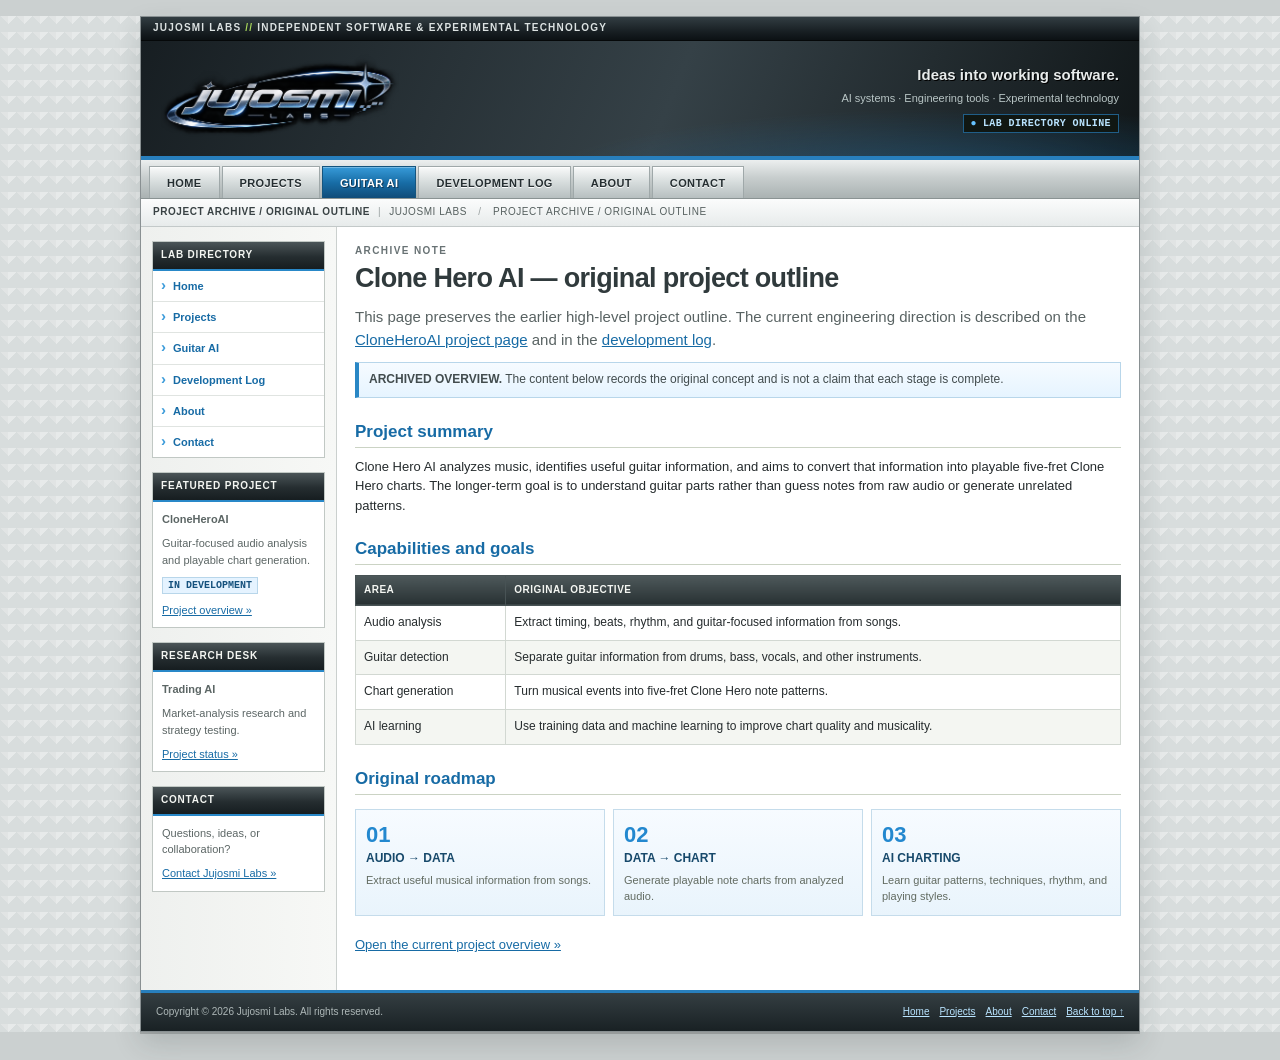
<file: old-cloneheroai.html>
<!doctype html>
<html lang="en">
<head>
<meta charset="utf-8">
<meta name="viewport" content="width=device-width, initial-scale=1">
<title>Archived Clone Hero AI Outline | Jujosmi Labs</title>
<meta name="description" content="Jujosmi Labs — independent software engineering, AI-assisted software, and experimental technology.">
<link rel="icon" type="image/png" href="favicon.png">
<link rel="stylesheet" href="retro.css">
</head>
<body>
<div class="site-shell" id="top">
  <div class="topline">Jujosmi Labs <span style="color:#a9d85b">//</span> Independent Software &amp; Experimental Technology</div>
  <header class="brand-header">
    <a class="brand-link" href="index.html" aria-label="Jujosmi Labs home"><img src="jujosmi-logo-detailed.png" alt="Jujosmi Labs"></a>
    <div class="brand-copy"><p class="strap">Ideas into working software.</p><p class="substrap">AI systems · Engineering tools · Experimental technology</p><span class="online">LAB DIRECTORY ONLINE</span></div>
  </header>
  <nav class="main-nav" aria-label="Main navigation"><a href="index.html">Home</a><a href="projects.html">Projects</a><a href="cloneheroai.html" aria-current="page">Guitar AI</a><a href="devblog.html">Development Log</a><a href="about.html">About</a><a href="contact.html">Contact</a></nav>
  
  <div class="section-strip"><strong>Project Archive / Original Outline</strong><span class="sep">|</span>Jujosmi Labs <span class="sep">/</span> Project Archive / Original Outline</div>
  <div class="layout">
    <aside class="sidebar" aria-label="Lab directory">
      <div class="side-box"><div class="side-heading">Lab Directory</div><ul class="side-links"><li><a href="index.html">Home</a></li><li><a href="projects.html">Projects</a></li><li><a href="cloneheroai.html">Guitar AI</a></li><li><a href="devblog.html">Development Log</a></li><li><a href="about.html">About</a></li><li><a href="contact.html">Contact</a></li></ul></div>
      <div class="side-box"><div class="side-heading">Featured Project</div><div class="side-content"><p><strong>CloneHeroAI</strong></p><p>Guitar-focused audio analysis and playable chart generation.</p><p><span class="side-status">IN DEVELOPMENT</span></p><p><a href="cloneheroai.html">Project overview &raquo;</a></p></div></div>
      <div class="side-box"><div class="side-heading">Research Desk</div><div class="side-content"><p><strong>Trading AI</strong></p><p>Market-analysis research and strategy testing.</p><p><a href="projects.html">Project status &raquo;</a></p></div></div>
      <div class="side-box"><div class="side-heading">Contact</div><div class="side-content"><p>Questions, ideas, or collaboration?</p><p><a href="contact.html">Contact Jujosmi Labs &raquo;</a></p></div></div>
    </aside>
    <main class="content"><p class="page-kicker">Archive note</p><h1>Clone Hero AI — original project outline</h1>
<p class="lead">This page preserves the earlier high-level project outline. The current engineering direction is described on the <a href="cloneheroai.html">CloneHeroAI project page</a> and in the <a href="devblog.html">development log</a>.</p>
<div class="notice"><strong>ARCHIVED OVERVIEW.</strong> The content below records the original concept and is not a claim that each stage is complete.</div>
<h2 id="summary">Project summary</h2><p>Clone Hero AI analyzes music, identifies useful guitar information, and aims to convert that information into playable five-fret Clone Hero charts. The longer-term goal is to understand guitar parts rather than guess notes from raw audio or generate unrelated patterns.</p>
<h2 id="capabilities">Capabilities and goals</h2><table class="data-table"><thead><tr><th>Area</th><th>Original objective</th></tr></thead><tbody><tr><td>Audio analysis</td><td>Extract timing, beats, rhythm, and guitar-focused information from songs.</td></tr><tr><td>Guitar detection</td><td>Separate guitar information from drums, bass, vocals, and other instruments.</td></tr><tr><td>Chart generation</td><td>Turn musical events into five-fret Clone Hero note patterns.</td></tr><tr><td>AI learning</td><td>Use training data and machine learning to improve chart quality and musicality.</td></tr></tbody></table>
<h2 id="roadmap">Original roadmap</h2><div class="steps"><div class="step"><span class="num">01</span><strong>AUDIO → DATA</strong><p>Extract useful musical information from songs.</p></div><div class="step"><span class="num">02</span><strong>DATA → CHART</strong><p>Generate playable note charts from analyzed audio.</p></div><div class="step"><span class="num">03</span><strong>AI CHARTING</strong><p>Learn guitar patterns, techniques, rhythm, and playing styles.</p></div></div>
<p><a href="cloneheroai.html">Open the current project overview &raquo;</a></p></main>
  </div>
  <footer class="footer"><div>Copyright &copy; 2026 Jujosmi Labs. All rights reserved.</div><div class="footer-links"><a href="index.html">Home</a><a href="projects.html">Projects</a><a href="about.html">About</a><a href="contact.html">Contact</a><a href="#top">Back to top &uarr;</a></div></footer>
</div>
</body>
</html>
</file>
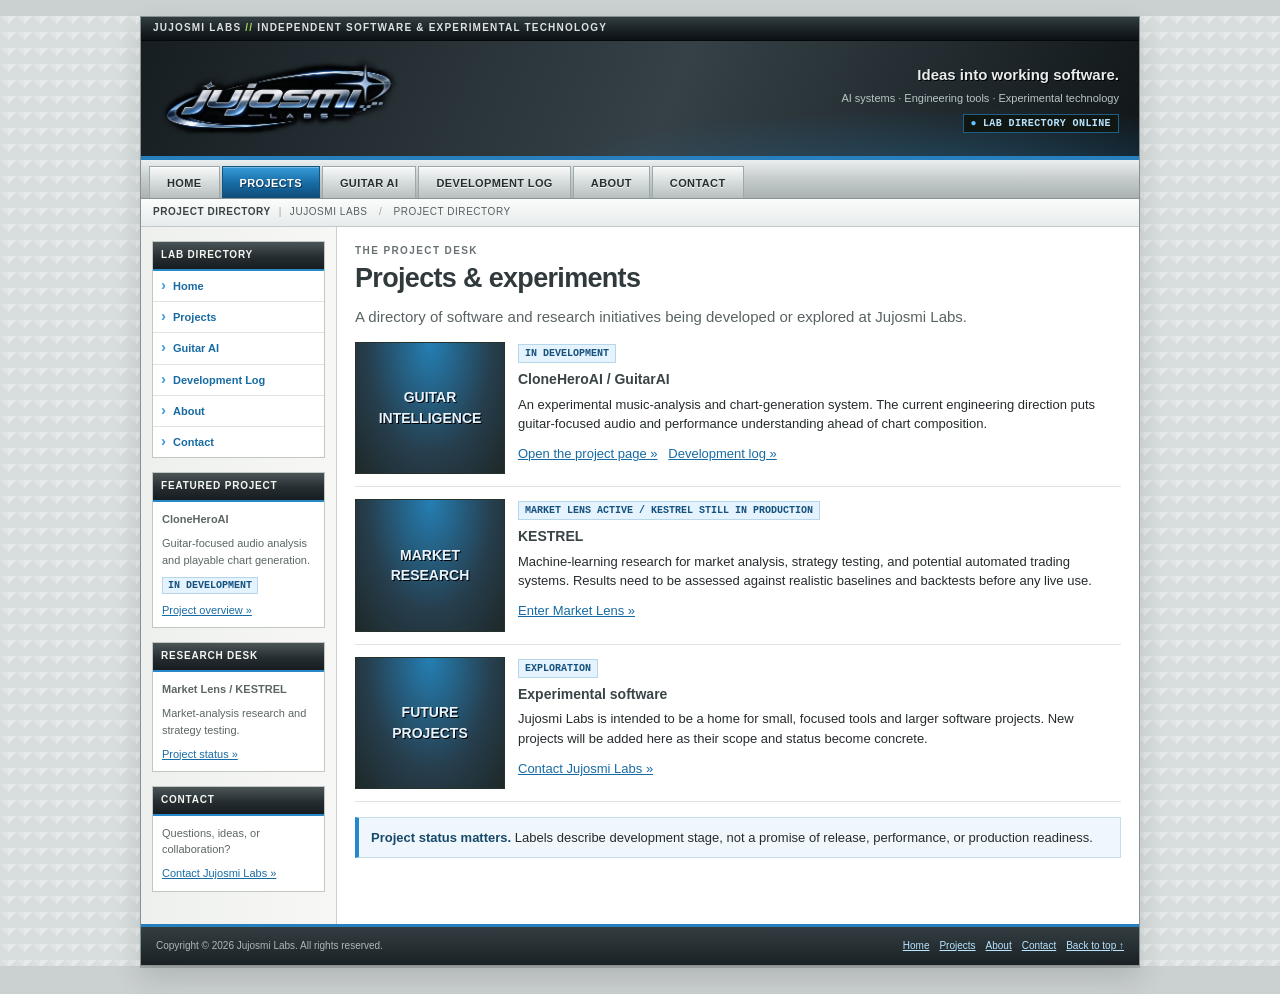
<file: projects.html>
<!doctype html>
<html lang="en">
<head>
<meta charset="utf-8">
<meta name="viewport" content="width=device-width, initial-scale=1">
<title>Projects | Jujosmi Labs</title>
<meta name="description" content="Jujosmi Labs — independent software engineering, AI-assisted software, and experimental technology.">
<link rel="icon" type="image/png" href="favicon.png">
<link rel="stylesheet" href="retro.css">
</head>
<body>
<div class="site-shell" id="top">
  <div class="topline">Jujosmi Labs <span style="color:#a9d85b">//</span> Independent Software &amp; Experimental Technology</div>
  <header class="brand-header">
    <a class="brand-link" href="index.html" aria-label="Jujosmi Labs home"><img src="jujosmi-logo-detailed.png" alt="Jujosmi Labs"></a>
    <div class="brand-copy"><p class="strap">Ideas into working software.</p><p class="substrap">AI systems · Engineering tools · Experimental technology</p><span class="online">LAB DIRECTORY ONLINE</span></div>
  </header>
  <nav class="main-nav" aria-label="Main navigation"><a href="index.html">Home</a><a href="projects.html" aria-current="page">Projects</a><a href="cloneheroai.html">Guitar AI</a><a href="devblog.html">Development Log</a><a href="about.html">About</a><a href="contact.html">Contact</a></nav>
  
  <div class="section-strip"><strong>Project Directory</strong><span class="sep">|</span>Jujosmi Labs <span class="sep">/</span> Project Directory</div>
  <div class="layout">
    <aside class="sidebar" aria-label="Lab directory">
      <div class="side-box"><div class="side-heading">Lab Directory</div><ul class="side-links"><li><a href="index.html">Home</a></li><li><a href="projects.html">Projects</a></li><li><a href="cloneheroai.html">Guitar AI</a></li><li><a href="devblog.html">Development Log</a></li><li><a href="about.html">About</a></li><li><a href="contact.html">Contact</a></li></ul></div>
      <div class="side-box"><div class="side-heading">Featured Project</div><div class="side-content"><p><strong>CloneHeroAI</strong></p><p>Guitar-focused audio analysis and playable chart generation.</p><p><span class="side-status">IN DEVELOPMENT</span></p><p><a href="cloneheroai.html">Project overview &raquo;</a></p></div></div>
      <div class="side-box"><div class="side-heading">Research Desk</div><div class="side-content"><p><strong>Market Lens / KESTREL</strong></p><p>Market-analysis research and strategy testing.</p><p><a href="projects.html">Project status &raquo;</a></p></div></div>
      <div class="side-box"><div class="side-heading">Contact</div><div class="side-content"><p>Questions, ideas, or collaboration?</p><p><a href="contact.html">Contact Jujosmi Labs &raquo;</a></p></div></div>
    </aside>
    <main class="content"><p class="page-kicker">The project desk</p><h1>Projects &amp; experiments</h1>
<p class="lead">A directory of software and research initiatives being developed or explored at Jujosmi Labs.</p>
<div class="project-row"><div class="project-icon">Guitar<br>Intelligence</div><div><span class="status-pill">In development</span><h3>CloneHeroAI / GuitarAI</h3><p>An experimental music-analysis and chart-generation system. The current engineering direction puts guitar-focused audio and performance understanding ahead of chart composition.</p><p><a href="cloneheroai.html">Open the project page &raquo;</a> &nbsp; <a href="devblog.html">Development log &raquo;</a></p></div></div>
<div class="project-row"><div class="project-icon">Market<br>Research</div><div><span class="status-pill">Market Lens active / KESTREL still in production</span><h3>KESTREL</h3><p>Machine-learning research for market analysis, strategy testing, and potential automated trading systems. Results need to be assessed against realistic baselines and backtests before any live use.</p><p><a href="https://trade.jujosmi.com">Enter Market Lens &raquo;</a></p></div></div>
<div class="project-row"><div class="project-icon">Future<br>Projects</div><div><span class="status-pill">Exploration</span><h3>Experimental software</h3><p>Jujosmi Labs is intended to be a home for small, focused tools and larger software projects. New projects will be added here as their scope and status become concrete.</p><p><a href="contact.html">Contact Jujosmi Labs &raquo;</a></p></div></div>
<div class="callout"><strong>Project status matters.</strong> Labels describe development stage, not a promise of release, performance, or production readiness.</div></main>
  </div>
  <footer class="footer"><div>Copyright &copy; 2026 Jujosmi Labs. All rights reserved.</div><div class="footer-links"><a href="index.html">Home</a><a href="projects.html">Projects</a><a href="about.html">About</a><a href="contact.html">Contact</a><a href="#top">Back to top &uarr;</a></div></footer>
</div>
</body>
</html>
</file>
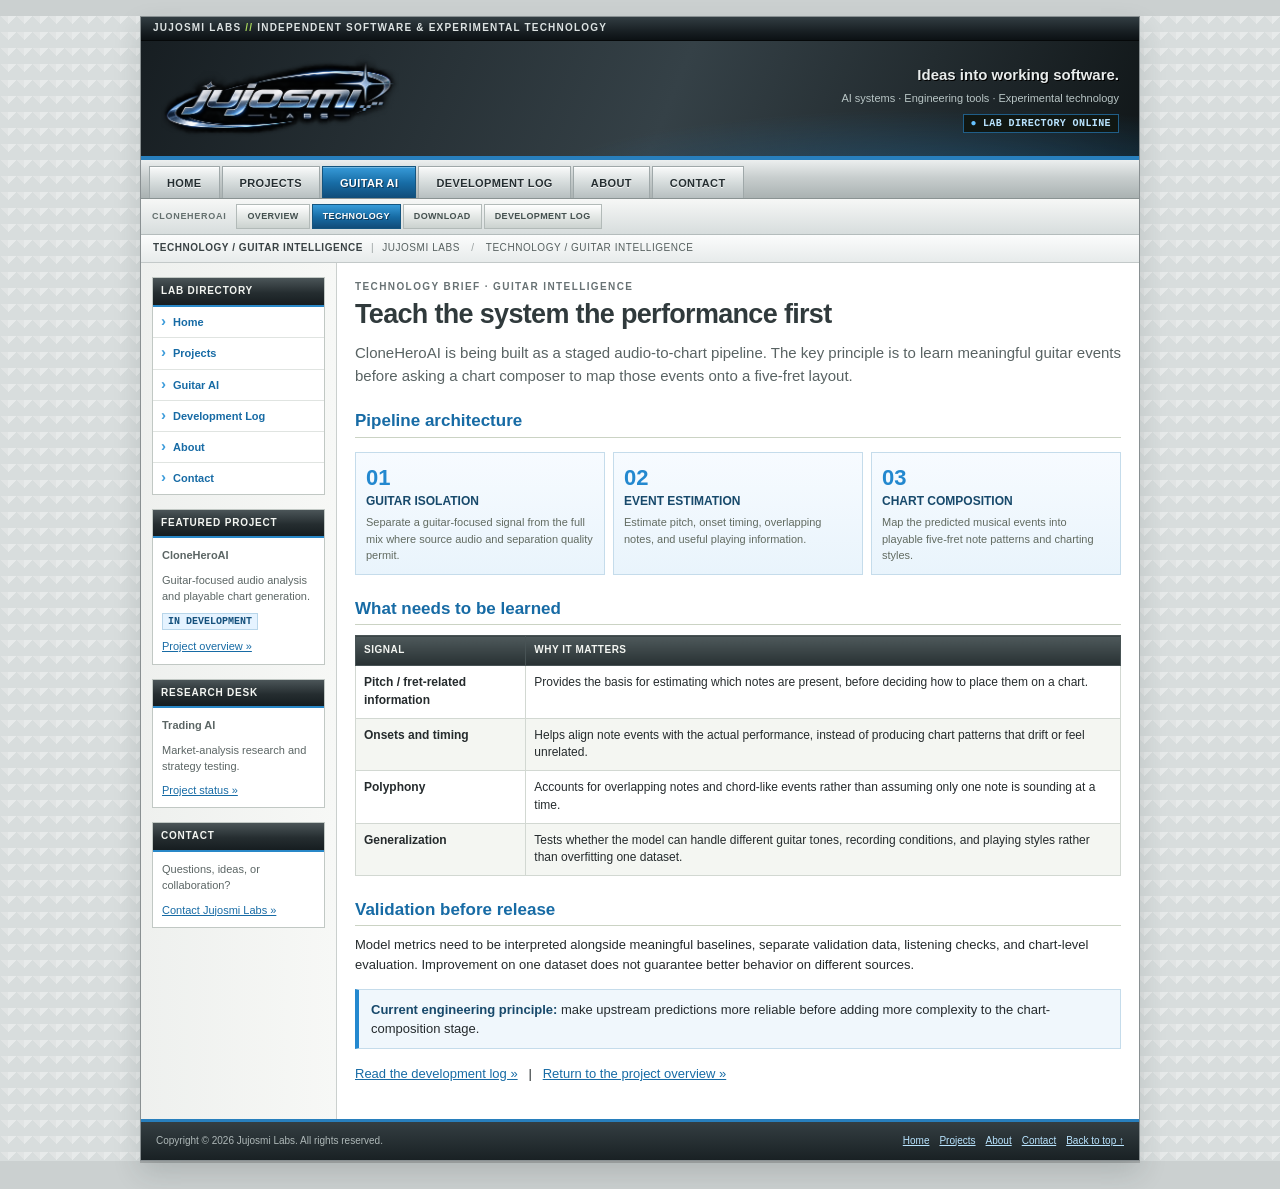
<file: technology.html>
<!doctype html>
<html lang="en">
<head>
<meta charset="utf-8">
<meta name="viewport" content="width=device-width, initial-scale=1">
<title>Technology | CloneHeroAI — Jujosmi Labs</title>
<meta name="description" content="Jujosmi Labs — independent software engineering, AI-assisted software, and experimental technology.">
<link rel="icon" type="image/png" href="favicon.png">
<link rel="stylesheet" href="retro.css">
</head>
<body>
<div class="site-shell" id="top">
  <div class="topline">Jujosmi Labs <span style="color:#a9d85b">//</span> Independent Software &amp; Experimental Technology</div>
  <header class="brand-header">
    <a class="brand-link" href="index.html" aria-label="Jujosmi Labs home"><img src="jujosmi-logo-detailed.png" alt="Jujosmi Labs"></a>
    <div class="brand-copy"><p class="strap">Ideas into working software.</p><p class="substrap">AI systems · Engineering tools · Experimental technology</p><span class="online">LAB DIRECTORY ONLINE</span></div>
  </header>
  <nav class="main-nav" aria-label="Main navigation"><a href="index.html">Home</a><a href="projects.html">Projects</a><a href="cloneheroai.html" aria-current="page">Guitar AI</a><a href="devblog.html">Development Log</a><a href="about.html">About</a><a href="contact.html">Contact</a></nav>
  <nav class="project-nav" aria-label="CloneHeroAI navigation"><span class="project-nav-label">CloneHeroAI</span><a href="cloneheroai.html">Overview</a><a href="technology.html" aria-current="page">Technology</a><a href="download.html">Download</a><a href="devblog.html">Development Log</a></nav>
  <div class="section-strip"><strong>Technology / Guitar Intelligence</strong><span class="sep">|</span>Jujosmi Labs <span class="sep">/</span> Technology / Guitar Intelligence</div>
  <div class="layout">
    <aside class="sidebar" aria-label="Lab directory">
      <div class="side-box"><div class="side-heading">Lab Directory</div><ul class="side-links"><li><a href="index.html">Home</a></li><li><a href="projects.html">Projects</a></li><li><a href="cloneheroai.html">Guitar AI</a></li><li><a href="devblog.html">Development Log</a></li><li><a href="about.html">About</a></li><li><a href="contact.html">Contact</a></li></ul></div>
      <div class="side-box"><div class="side-heading">Featured Project</div><div class="side-content"><p><strong>CloneHeroAI</strong></p><p>Guitar-focused audio analysis and playable chart generation.</p><p><span class="side-status">IN DEVELOPMENT</span></p><p><a href="cloneheroai.html">Project overview &raquo;</a></p></div></div>
      <div class="side-box"><div class="side-heading">Research Desk</div><div class="side-content"><p><strong>Trading AI</strong></p><p>Market-analysis research and strategy testing.</p><p><a href="projects.html">Project status &raquo;</a></p></div></div>
      <div class="side-box"><div class="side-heading">Contact</div><div class="side-content"><p>Questions, ideas, or collaboration?</p><p><a href="contact.html">Contact Jujosmi Labs &raquo;</a></p></div></div>
    </aside>
    <main class="content"><p class="page-kicker">Technology brief · Guitar Intelligence</p><h1>Teach the system the performance first</h1>
<p class="lead">CloneHeroAI is being built as a staged audio-to-chart pipeline. The key principle is to learn meaningful guitar events before asking a chart composer to map those events onto a five-fret layout.</p>
<!-- <div class="notice"><strong>TECHNICAL STATUS:</strong> Research and development. These are design goals and pipeline stages, not a claim that every component is release-ready.</div> -->
<h2>Pipeline architecture</h2>
<div class="steps"><div class="step"><span class="num">01</span><strong>GUITAR ISOLATION</strong><p>Separate a guitar-focused signal from the full mix where source audio and separation quality permit.</p></div><div class="step"><span class="num">02</span><strong>EVENT ESTIMATION</strong><p>Estimate pitch, onset timing, overlapping notes, and useful playing information.</p></div><div class="step"><span class="num">03</span><strong>CHART COMPOSITION</strong><p>Map the predicted musical events into playable five-fret note patterns and charting styles.</p></div></div>
<h2>What needs to be learned</h2>
<table class="data-table"><thead><tr><th>Signal</th><th>Why it matters</th></tr></thead><tbody><tr><td><strong>Pitch / fret-related information</strong></td><td>Provides the basis for estimating which notes are present, before deciding how to place them on a chart.</td></tr><tr><td><strong>Onsets and timing</strong></td><td>Helps align note events with the actual performance, instead of producing chart patterns that drift or feel unrelated.</td></tr><tr><td><strong>Polyphony</strong></td><td>Accounts for overlapping notes and chord-like events rather than assuming only one note is sounding at a time.</td></tr><tr><td><strong>Generalization</strong></td><td>Tests whether the model can handle different guitar tones, recording conditions, and playing styles rather than overfitting one dataset.</td></tr></tbody></table>
<h2>Validation before release</h2><p>Model metrics need to be interpreted alongside meaningful baselines, separate validation data, listening checks, and chart-level evaluation. Improvement on one dataset does not guarantee better behavior on different sources.</p>
<div class="callout"><strong>Current engineering principle:</strong> make upstream predictions more reliable before adding more complexity to the chart-composition stage.</div>
<p><a href="devblog.html">Read the development log &raquo;</a> &nbsp; | &nbsp; <a href="cloneheroai.html">Return to the project overview &raquo;</a></p></main>
  </div>
  <footer class="footer"><div>Copyright &copy; 2026 Jujosmi Labs. All rights reserved.</div><div class="footer-links"><a href="index.html">Home</a><a href="projects.html">Projects</a><a href="about.html">About</a><a href="contact.html">Contact</a><a href="#top">Back to top &uarr;</a></div></footer>
</div>
</body>
</html>
</file>
<file: retro.css>
/* Jujosmi Labs — early-2000s technology portal theme */
:root {
  --ink: #1c2429;
  --ink-2: #10171b;
  --green: #2388cf;
  --green-bright: #70c6ff;
  --green-dark: #14517d;
  --link: #176ba5;
  --text: #252b2d;
  --muted: #697174;
  --line: #bfc5c5;
  --panel: #f5f6f3;
}
* { box-sizing: border-box; }
html { background: #cbd0d0; }
body {
  margin: 0;
  color: var(--text);
  font-family: Arial, Helvetica, sans-serif;
  font-size: 13px;
  line-height: 1.48;
  background:
    linear-gradient(135deg, rgba(255,255,255,.38) 25%, transparent 25%) -8px 0/16px 16px,
    linear-gradient(225deg, rgba(255,255,255,.22) 25%, transparent 25%) -8px 0/16px 16px,
    #d8dddd;
}
a { color: var(--link); text-decoration: underline; }
a:visited { color: #5d6b2f; }
a:hover, a:focus { color: #192600; text-decoration: none; }
img { max-width: 100%; }
.site-shell {
  width: min(1000px, calc(100% - 28px));
  margin: 16px auto 28px;
  background: #fff;
  border: 1px solid #899092;
  box-shadow: 0 2px 0 rgba(0,0,0,.17), 0 12px 26px rgba(32,41,42,.16);
}
.topline {
  min-height: 24px;
  padding: 4px 12px;
  color: #dce2e2;
  background: linear-gradient(#323d42, #171e22 65%, #0c1114);
  border-bottom: 1px solid #050809;
  font-size: 10px;
  font-weight: bold;
  letter-spacing: .12em;
  text-transform: uppercase;
}
.brand-header {
  display: flex;
  align-items: center;
  justify-content: space-between;
  gap: 18px;
  min-height: 105px;
  padding: 10px 20px;
  color: #e9ecec;
  background:
    radial-gradient(ellipse at 82% 120%, rgba(137,190,30,.34), transparent 36%),
    linear-gradient(112deg, #171e22, #354147 53%, #111719);
  border-bottom: 4px solid #789f26;
}
.brand-link { display: inline-flex; align-items: center; flex: 0 0 auto; }
.brand-link img { display: block; width: 238px; height: auto; }
.brand-copy { margin-left: auto; text-align: right; max-width: 340px; }
.brand-copy .strap { margin: 0; color: #e8ecec; font-size: 15px; font-weight: bold; text-shadow: 1px 1px #000; }
.brand-copy .substrap { margin: 4px 0 0; color: #b9c6c6; font-size: 11px; }
.online { display: inline-block; margin-top: 8px; padding: 3px 7px; color: #c5e786; background: #101713; border: 1px solid #5b7e24; font: bold 10px "Courier New", monospace; letter-spacing: .04em; }
.online:before { content: "●"; color: #a0d638; margin-right: 6px; }
.main-nav {
  display: flex;
  flex-wrap: wrap;
  gap: 2px;
  padding: 6px 8px 0;
  background: linear-gradient(#ecefef, #c7cdcd 47%, #aab2b2);
  border-bottom: 1px solid #8a9393;
}
.main-nav a {
  display: block;
  min-height: 32px;
  padding: 8px 17px 7px;
  color: #252e31;
  text-decoration: none;
  text-transform: uppercase;
  font-size: 11px;
  line-height: 16px;
  font-weight: bold;
  letter-spacing: .035em;
  text-shadow: 0 1px #fff;
  background: linear-gradient(#f9fafa, #d7dddd 48%, #b7bfc0);
  border: 1px solid #9fa8a9;
  border-bottom: 0;
  box-shadow: inset 0 1px rgba(255,255,255,.9);
}
.main-nav a:hover, .main-nav a:focus {
  color: #203000;
  background: linear-gradient(#eff8d9, #cce59d 50%, #a8cc65);
}
.main-nav a[aria-current="page"] {
  color: #fff;
  text-shadow: 1px 1px #26360c;
  background: linear-gradient(#789e28, #577b16 52%, #3e5c0b);
  border-color: #46620f;
  box-shadow: inset 0 1px rgba(255,255,255,.3);
}
.project-nav {
  display: flex;
  flex-wrap: wrap;
  gap: 2px;
  padding: 5px 8px;
  background: linear-gradient(#f6f7f6, #d7dddd);
  border-bottom: 1px solid #b4bcbc;
}
.project-nav .project-nav-label {
  align-self: center;
  margin: 0 8px 0 3px;
  color: #64706e;
  font-size: 9px;
  font-weight: bold;
  text-transform: uppercase;
  letter-spacing: .08em;
}
.project-nav a {
  display: block;
  padding: 5px 10px;
  color: #44504f;
  background: linear-gradient(#fff, #e4e8e6 50%, #cbd2cf);
  border: 1px solid #b2bab8;
  text-decoration: none;
  text-transform: uppercase;
  font-size: 9px;
  font-weight: bold;
  letter-spacing: .04em;
}
.project-nav a:hover, .project-nav a:focus { background: linear-gradient(#eff8d9, #cce59d); color: #283b09; }
.project-nav a[aria-current="page"] { color: #fff; text-shadow: 1px 1px #26360c; background: linear-gradient(#789e28, #577b16 52%, #3e5c0b); border-color: #46620f; }
.section-strip {
  min-height: 27px;
  padding: 6px 12px;
  color: #56605f;
  background: linear-gradient(#fbfcfc, #e7ebeb);
  border-bottom: 1px solid #c3c9c9;
  font-size: 10px;
  text-transform: uppercase;
  letter-spacing: .055em;
}
.section-strip strong { color: #394244; }
.section-strip .sep { padding: 0 8px; color: #99a0a0; }
.layout { display: grid; grid-template-columns: 196px minmax(0, 1fr); align-items: stretch; }
.sidebar {
  padding: 14px 11px 18px;
  background: linear-gradient(90deg, #eef0ee, #f7f8f6);
  border-right: 1px solid #cbd0ce;
}
.side-box { margin: 0 0 14px; border: 1px solid #c1c8c4; background: #fff; }
.side-heading {
  padding: 6px 8px;
  color: #f4f6f2;
  background: linear-gradient(#4b5558, #252d30 55%, #161d20);
  border-bottom: 2px solid #83ad24;
  font-size: 10px;
  font-weight: bold;
  letter-spacing: .08em;
  text-transform: uppercase;
}
.side-links { margin: 0; padding: 0; list-style: none; }
.side-links li { border-bottom: 1px solid #e0e4e1; }
.side-links li:last-child { border-bottom: 0; }
.side-links a { display: block; padding: 7px 8px; color: #3f5f12; text-decoration: none; font-size: 11px; font-weight: bold; }
.side-links a:before { content: "›"; color: #87b42a; margin-right: 7px; font-size: 15px; line-height: 8px; }
.side-links a:hover, .side-links a:focus { color: #1e2d08; background: #eef5e1; }
.side-content { padding: 9px; font-size: 11px; color: #5c6665; }
.side-content p { margin: 0 0 8px; }
.side-content p:last-child { margin-bottom: 0; }
.side-content .side-status { display: inline-block; padding: 2px 5px; color: #4c6b12; background: #edf4dd; border: 1px solid #c6d8a0; font: bold 10px "Courier New", monospace; }
.content { min-width: 0; padding: 17px 18px 24px; background: #fff; }
.page-kicker { margin: 0 0 4px; color: #687274; font-size: 10px; font-weight: bold; text-transform: uppercase; letter-spacing: .14em; }
h1 { margin: 0 0 11px; color: #303a3c; font-size: 27px; line-height: 1.14; letter-spacing: -.025em; }
h2 { margin: 23px 0 9px; padding: 0 0 5px; color: #526d19; border-bottom: 1px solid #cbd3c4; font-size: 17px; line-height: 1.25; }
h3 { margin: 13px 0 5px; color: #3a4446; font-size: 14px; }
p { margin: 0 0 11px; }
.lead { color: #596363; font-size: 15px; line-height: 1.55; }
.rule { height: 1px; margin: 17px 0; border: 0; background: linear-gradient(90deg, #a0b96d, #dce2d7 70%, transparent); }
.notice {
  margin: 0 0 15px;
  padding: 8px 10px;
  color: #424c4e;
  background: linear-gradient(#f7f9f4, #e9efdf);
  border: 1px solid #cbd9b3;
  border-left: 4px solid #86b52b;
  font-size: 12px;
}
.hero-feature {
  position: relative;
  display: flex;
  align-items: center;
  min-height: 250px;
  margin: 0 0 17px;
  overflow: hidden;
  color: #fff;
  background-color: #11191d;
  background-image: linear-gradient(90deg, rgba(11,17,20,.98) 0%, rgba(11,17,20,.88) 39%, rgba(11,17,20,.22) 78%, rgba(11,17,20,.1) 100%), url("rocky-hero.png");
  background-position: center, 60% 45%;
  background-size: cover;
  border: 1px solid #1d2528;
  box-shadow: inset 0 0 0 1px rgba(255,255,255,.1);
}
.hero-copy { position: relative; z-index: 1; width: 64%; padding: 22px 23px; }
.hero-eyebrow { margin: 0 0 8px; color: #b7df63; font-size: 10px; font-weight: bold; text-transform: uppercase; letter-spacing: .17em; }
.hero-feature h1 { margin: 0 0 10px; color: #fff; font-size: clamp(26px, 4vw, 40px); text-transform: uppercase; text-shadow: 2px 2px #000; }
.hero-feature p { max-width: 385px; margin-bottom: 14px; color: #edf1ee; font-size: 13px; text-shadow: 1px 1px #000; }
.hero-action {
  display: inline-block;
  padding: 7px 13px;
  color: #fff !important;
  text-decoration: none;
  text-transform: uppercase;
  font-size: 10px;
  font-weight: bold;
  letter-spacing: .06em;
  background: linear-gradient(#97c63a, #66951a 53%, #507b10);
  border: 1px solid #a9d35a;
  box-shadow: inset 0 1px rgba(255,255,255,.35), 1px 1px 0 #000;
}
.hero-action:hover, .hero-action:focus { background: linear-gradient(#b0db52, #83b72b); }
.feature-grid { display: grid; grid-template-columns: repeat(3, minmax(0, 1fr)); gap: 10px; margin: 13px 0 17px; }
.feature-panel { min-width: 0; border: 1px solid #c6ccca; background: linear-gradient(#fff, #f2f4f1); }
.feature-panel h3 { margin: 0; padding: 7px 9px; color: #f5f7f4; background: linear-gradient(#586264, #333d3f 60%, #22292b); border-bottom: 2px solid #88b52b; font-size: 11px; text-transform: uppercase; }
.feature-panel .panel-body { padding: 10px; font-size: 12px; color: #596262; }
.feature-panel .panel-body p { margin: 0 0 8px; }
.feature-panel .panel-link { display: inline-block; font-weight: bold; font-size: 11px; }
.status-pill { display: inline-block; margin: 2px 0 6px; padding: 3px 6px; color: #58761a; background: #edf5dc; border: 1px solid #c9dba8; font: bold 10px "Courier New", monospace; text-transform: uppercase; }
.project-row { display: grid; grid-template-columns: 150px minmax(0, 1fr); gap: 13px; padding: 12px 0; border-bottom: 1px solid #e0e4df; }
.project-row:first-of-type { padding-top: 3px; }
.project-icon { display: grid; place-items: center; min-height: 100px; padding: 10px; text-align: center; color: #eaf2d9; background: radial-gradient(ellipse at 50% 0%, #6c8d27, #333f28 60%, #1e2828); border: 1px solid #26312b; font-size: 14px; font-weight: bold; text-transform: uppercase; text-shadow: 1px 1px #000; }
.project-row h3 { margin-top: 0; }
.data-table { width: 100%; border-collapse: collapse; margin: 10px 0 16px; font-size: 12px; }
.data-table th { padding: 7px 8px; text-align: left; color: #f4f6f2; background: linear-gradient(#4e595b, #283133); border: 1px solid #485355; font-size: 10px; text-transform: uppercase; letter-spacing: .05em; }
.data-table td { padding: 8px; vertical-align: top; border: 1px solid #d2d8d2; }
.data-table tr:nth-child(even) td { background: #f4f6f2; }
.steps { display: grid; grid-template-columns: repeat(3, minmax(0, 1fr)); gap: 8px; margin: 14px 0 19px; }
.step { position: relative; padding: 12px 10px 11px; background: linear-gradient(#f8faf5, #e9eee2); border: 1px solid #c5cfb6; }
.step .num { display: block; color: #85ae2a; font: bold 22px Arial, sans-serif; }
.step strong { display: block; margin: 2px 0 4px; color: #3b4e18; font-size: 12px; }
.step p { margin: 0; font-size: 11px; color: #626b61; }
.log-entry { display: grid; grid-template-columns: 52px minmax(0,1fr); gap: 12px; margin: 0; padding: 13px 0; border-bottom: 1px solid #e1e5e0; }
.log-num { align-self: start; padding: 6px 4px; text-align: center; color: #ecf4dc; background: linear-gradient(#789d2c, #46630f); border: 1px solid #3a510e; font: bold 16px Arial, sans-serif; }
.log-entry h3 { margin: 0 0 5px; }
.log-entry p { margin-bottom: 6px; }
.callout { margin: 15px 0; padding: 10px 12px; background: #f2f5ed; border: 1px solid #d1dbc1; border-left: 4px solid #86b32a; }
.callout strong { color: #415c14; }
.breadcrumb { margin: -3px 0 14px; color: #88918f; font-size: 10px; }
.breadcrumb a { text-decoration: none; }
.link-list { margin: 7px 0 14px; padding-left: 19px; }
.link-list li { margin: 4px 0; }
.contact-card { padding: 15px; background: linear-gradient(#f7f9f5, #e9eee3); border: 1px solid #ccd6c0; }
.contact-address { display: inline-block; margin: 2px 0 5px; padding: 7px 10px; color: #3f5b12; font-weight: bold; background: #fff; border: 1px solid #c9d3bf; }
.footer {
  display: flex;
  flex-wrap: wrap;
  justify-content: space-between;
  gap: 8px 18px;
  padding: 12px 15px;
  color: #aeb8b8;
  background: linear-gradient(#343e42, #192124);
  border-top: 3px solid #7eaa24;
  font-size: 10px;
}
.footer a { color: #d7e9b2; }
.footer-links { display: flex; flex-wrap: wrap; gap: 10px; }
.small { color: #6b7472; font-size: 11px; }
.center { text-align: center; }
@media (max-width: 760px) {
  .site-shell { width: calc(100% - 12px); margin: 6px auto 12px; }
  .brand-header { min-height: 86px; padding: 9px 12px; }
  .brand-link img { width: 190px; }
  .brand-copy { display: none; }
  .main-nav { padding: 5px 5px 0; }
  .main-nav a { flex: 1 1 auto; padding: 7px 9px; text-align: center; }
  .project-nav { padding: 5px; }
  .project-nav .project-nav-label { width: 100%; padding: 1px 4px; }
  .project-nav a { flex: 1 1 auto; text-align: center; }
  .layout { grid-template-columns: 1fr; }
  .sidebar { display: none; }
  .content { padding: 14px 12px 20px; }
  .hero-feature { min-height: 230px; background-position: center, 62% 50%; }
  .hero-copy { width: 80%; padding: 17px; }
  .hero-feature h1 { font-size: 28px; }
  .feature-grid { grid-template-columns: 1fr; }
  .project-row { grid-template-columns: 105px minmax(0,1fr); }
  .steps { grid-template-columns: 1fr; }
  .footer { flex-direction: column; }
}
@media (max-width: 430px) {
  .brand-link img { width: 165px; }
  .main-nav a { min-width: 30%; padding: 7px 5px; font-size: 10px; }
  h1 { font-size: 24px; }
  .hero-copy { width: 100%; }
  .hero-feature { background-image: linear-gradient(90deg, rgba(11,17,20,.95), rgba(11,17,20,.72)), url("rocky-hero.png"); }
  .project-row { grid-template-columns: 1fr; }
  .project-icon { min-height: 55px; }
}

/* JUJOSMI LABS — BLUE THEME OVERRIDES */

a { color: #176ba5; }
a:visited { color: #47789a; }
a:hover, a:focus { color: #073657; }

.brand-header {
  background:
    radial-gradient(
      ellipse at 82% 120%,
      rgba(35, 136, 207, .34),
      transparent 36%
    ),
    linear-gradient(112deg, #171e22, #354147 53%, #111719);
  border-bottom-color: #287fbd;
}

.online {
  color: #b9e4ff;
  border-color: #205e88;
}
.online:before { color: #66c3ff; }

.main-nav a:hover,
.main-nav a:focus {
  color: #103c59;
  background: linear-gradient(#eff8ff, #cce9ff 50%, #89c9f2);
}

.main-nav a[aria-current="page"],
.project-nav a[aria-current="page"] {
  color: #fff;
  text-shadow: 1px 1px #103755;
  background: linear-gradient(#379bd9, #176ca5 52%, #104c79);
  border-color: #14557f;
}

.project-nav a:hover,
.project-nav a:focus {
  color: #16476a;
  background: linear-gradient(#eff8ff, #cce9ff);
}

.side-heading,
.feature-panel h3 {
  border-bottom-color: #2988c8;
}

.side-links a { color: #176ba5; }
.side-links a:before { color: #3b9bda; }

.side-links a:hover,
.side-links a:focus {
  color: #103c59;
  background: #e8f5ff;
}

.side-content .side-status,
.status-pill {
  color: #15517d;
  background: #e5f3ff;
  border-color: #b8d6ea;
}

h2 { color: #176ba5; }

.rule {
  background: linear-gradient(90deg, #60b1e4, #dce8f0 70%, transparent);
}

.notice {
  background: linear-gradient(#f6fbff, #e6f4ff);
  border-color: #b8d6ea;
  border-left-color: #2987c5;
}

.hero-eyebrow { color: #70c6ff; }

.hero-action {
  background: linear-gradient(#49a9e6, #2379b4 53%, #14517d);
  border-color: #70c6ff;
}

.hero-action:hover,
.hero-action:focus {
  background: linear-gradient(#70c6ff, #2388cf);
}

.project-icon {
  color: #e5f3ff;
  background: radial-gradient(
    ellipse at 50% 0%,
    #247fb4,
    #263e4d 60%,
    #1e2828
  );
}

.step {
  background: linear-gradient(#f7fbff, #e9f4fc);
  border-color: #c5dceb;
}

.step .num { color: #2388cf; }
.step strong { color: #17496b; }

.log-num {
  color: #e5f3ff;
  background: linear-gradient(#379bd9, #14517d);
  border-color: #104c79;
}

.callout {
  background: #f0f7fc;
  border-color: #c5dceb;
  border-left-color: #2388cf;
}

.callout strong { color: #17496b; }

.contact-address { color: #176ba5; }

.footer { border-top-color: #287fbd; }
.footer a { color: #b9e4ff; }
</file>
